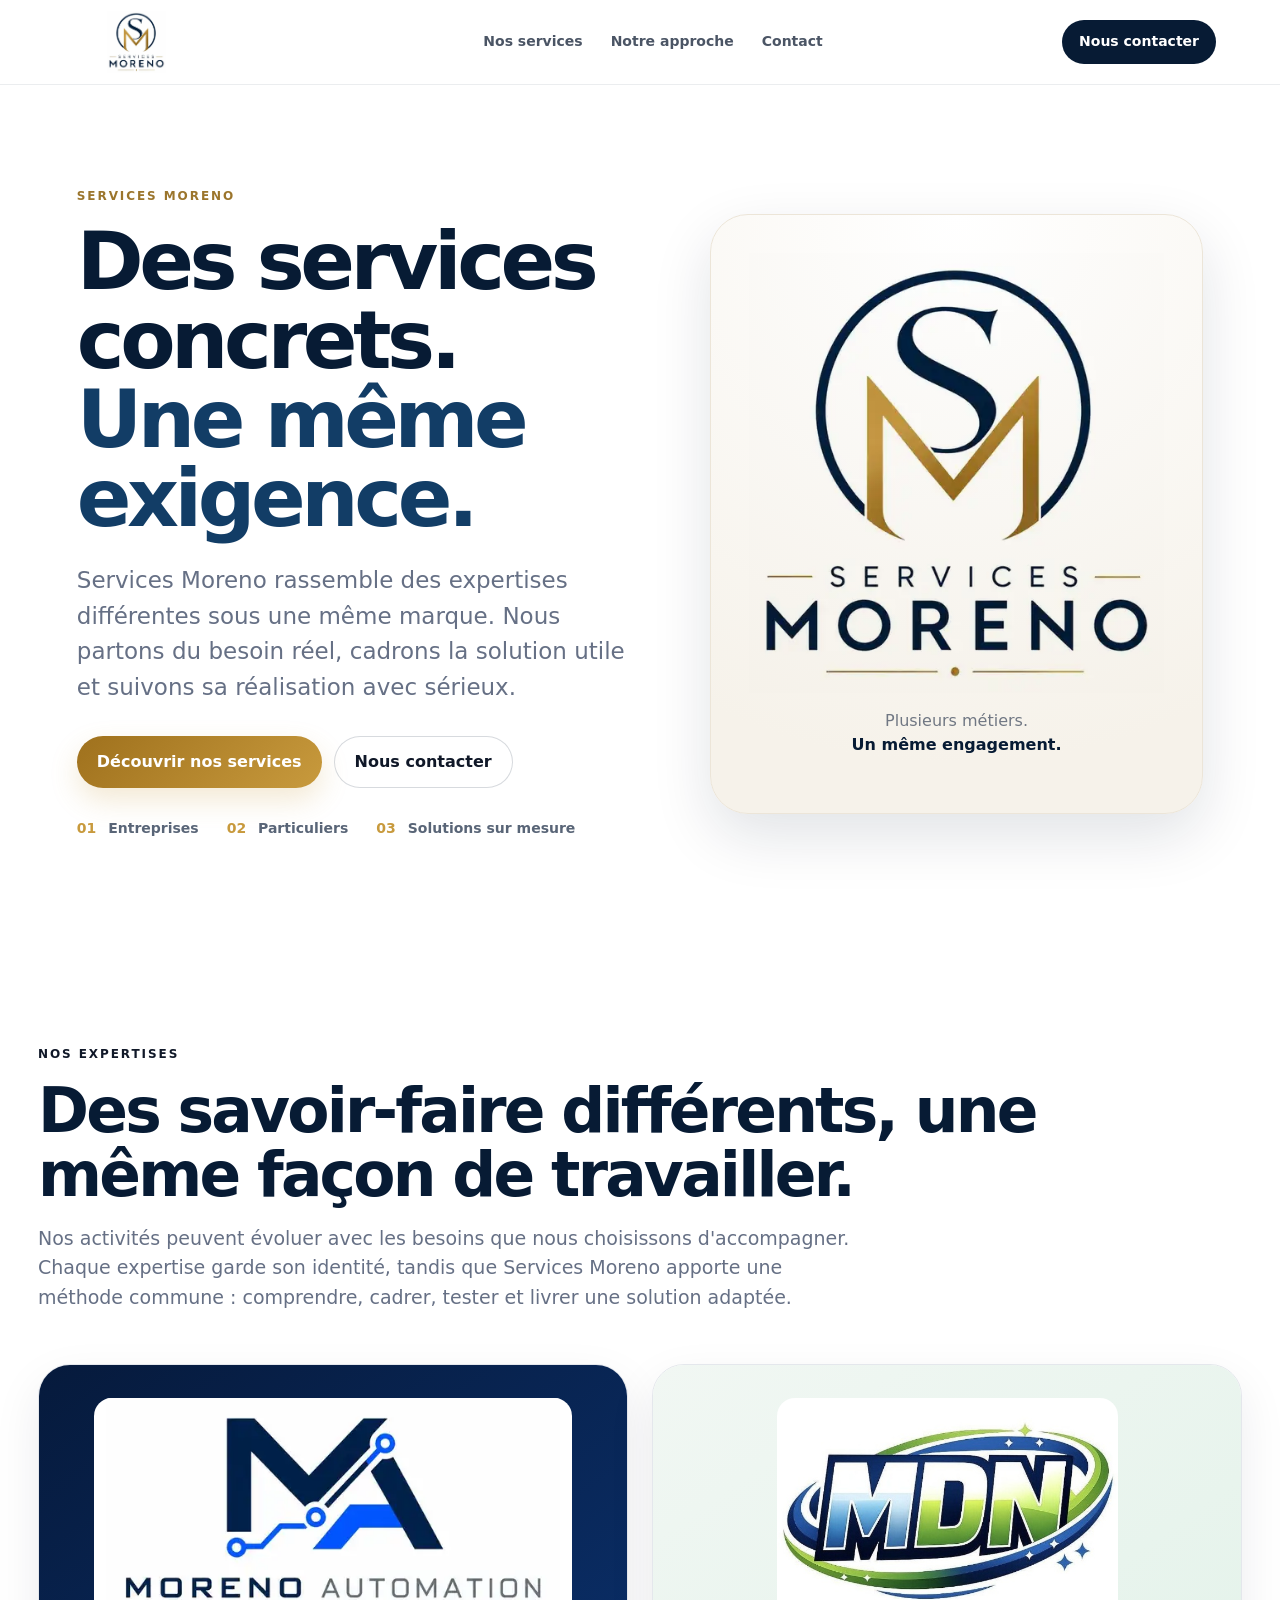
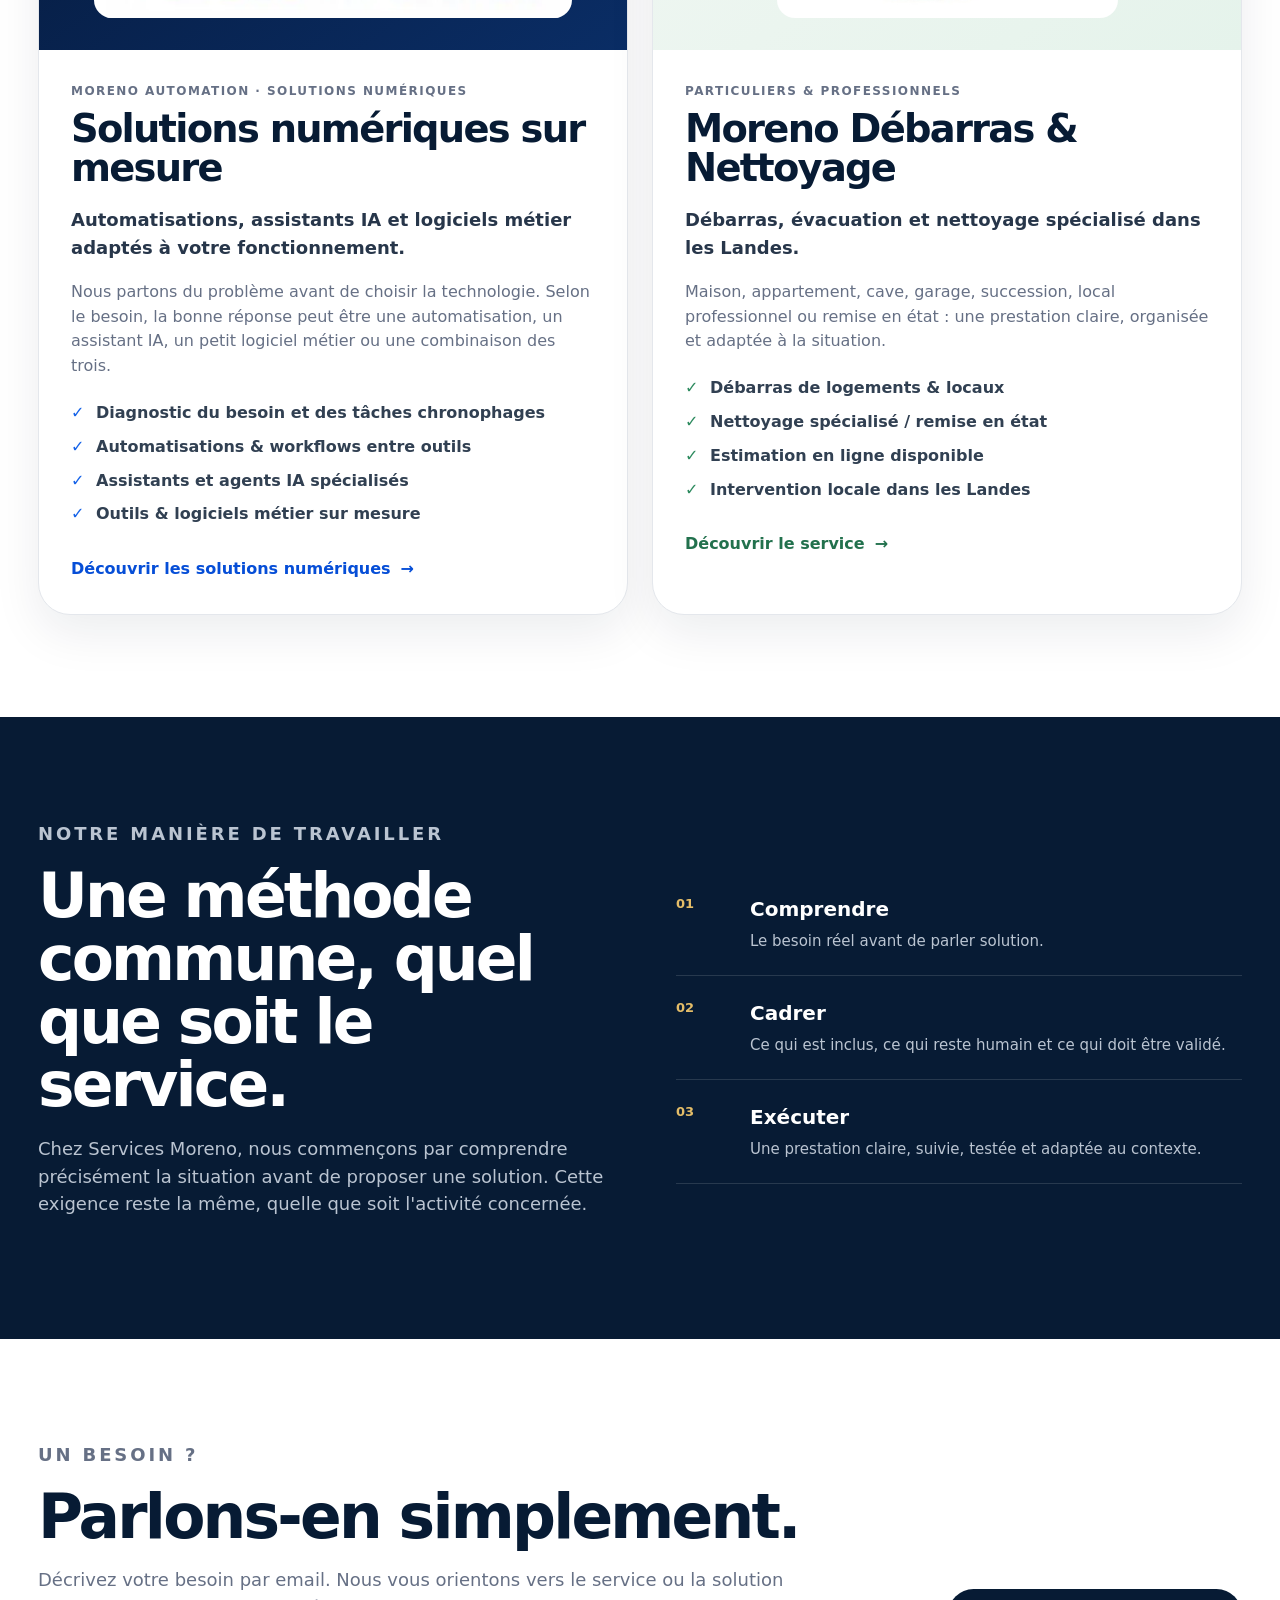
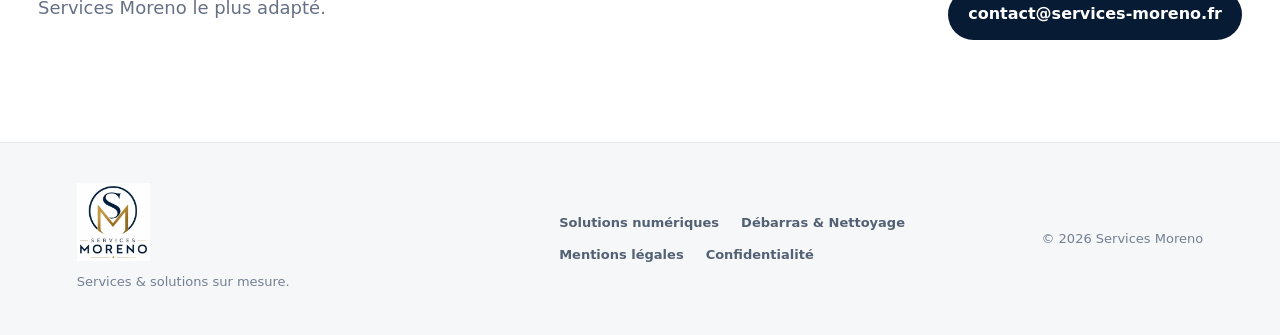
<file: index.html>
<!doctype html>
<html lang="fr">
<head>
  <meta charset="utf-8">
  <meta name="viewport" content="width=device-width, initial-scale=1">
  <title>Services Moreno — Services & solutions sur mesure</title>
  <meta name="description" content="Services Moreno rassemble des services et solutions sur mesure pour particuliers et professionnels : automatisations, assistants IA, logiciels métier, débarras et nettoyage spécialisé.">
  <link rel="canonical" href="https://services-moreno.fr/">
  <meta property="og:title" content="Services Moreno — Plusieurs métiers, un même engagement">
  <meta property="og:description" content="Services Moreno rassemble des expertises et solutions sur mesure pour professionnels et particuliers, sous une marque conçue pour évoluer.">
  <meta property="og:type" content="website">
  <meta property="og:url" content="https://services-moreno.fr/">
  <meta property="og:image" content="https://services-moreno.fr/assets/services-moreno.webp">
  <meta name="theme-color" content="#071b34">
  <link rel="icon" href="assets/services-moreno-favicon.png">
  <link rel="stylesheet" href="brand.css?v=20260812">
</head>
<body class="brand-site">
  <header class="topbar">
    <a class="brand-lockup" href="index.html" aria-label="Services Moreno — Accueil">
      <img src="assets/services-moreno.webp" alt="Services Moreno">
    </a>
    <nav class="topnav" aria-label="Navigation principale">
      <a href="#services">Nos services</a>
      <a href="#approche">Notre approche</a>
      <a href="#contact">Contact</a>
    </nav>
    <a class="nav-cta" href="mailto:contact@services-moreno.fr">Nous contacter</a>
  </header>

  <main>
    <section class="hero-shell home-hero">
      <div class="hero-copy">
        <p class="kicker gold">Services Moreno</p>
        <h1>Des services concrets.<br><span>Une même exigence.</span></h1>
        <p class="hero-lead">Services Moreno rassemble des expertises différentes sous une même marque. Nous partons du besoin réel, cadrons la solution utile et suivons sa réalisation avec sérieux.</p>
        <div class="hero-buttons">
          <a class="button button-gold" href="#services">Découvrir nos services</a>
          <a class="button button-ghost" href="mailto:contact@services-moreno.fr">Nous contacter</a>
        </div>
        <div class="hero-proof">
          <span><b>01</b> Entreprises</span>
          <span><b>02</b> Particuliers</span>
          <span><b>03</b> Solutions sur mesure</span>
        </div>
      </div>
      <div class="hero-visual">
        <div class="logo-panel">
          <img src="assets/services-moreno.webp" alt="Logo Services Moreno">
          <p>Plusieurs métiers.<br><strong>Un même engagement.</strong></p>
        </div>
      </div>
    </section>

    <section class="section-shell intro-strip">
      <p class="section-kicker">Nos expertises</p>
      <h2>Des savoir-faire différents, une même façon de travailler.</h2>
      <p class="section-intro">Nos activités peuvent évoluer avec les besoins que nous choisissons d'accompagner. Chaque expertise garde son identité, tandis que Services Moreno apporte une méthode commune : comprendre, cadrer, tester et livrer une solution adaptée.</p>
    </section>

    <section class="service-grid section-shell" id="services">
      <article class="service-panel automation-card">
        <div class="service-logo automation-logo">
          <img src="assets/moreno-automation.webp" alt="Moreno Automation">
        </div>
        <div class="service-copy">
          <p class="service-label">Moreno Automation · Solutions numériques</p>
          <h2>Solutions numériques sur mesure</h2>
          <p class="service-tagline">Automatisations, assistants IA et logiciels métier adaptés à votre fonctionnement.</p>
          <p>Nous partons du problème avant de choisir la technologie. Selon le besoin, la bonne réponse peut être une automatisation, un assistant IA, un petit logiciel métier ou une combinaison des trois.</p>
          <ul class="feature-list">
            <li>Diagnostic du besoin et des tâches chronophages</li>
            <li>Automatisations & workflows entre outils</li>
            <li>Assistants et agents IA spécialisés</li>
            <li>Outils & logiciels métier sur mesure</li>
          </ul>
          <a class="text-link automation-link" href="automatisation.html">Découvrir les solutions numériques <span>→</span></a>
        </div>
      </article>

      <article class="service-panel field-card">
        <div class="field-mark">
          <img src="assets/logo-mdn.jpg" alt="Moreno Débarras & Nettoyage">
        </div>
        <div class="service-copy">
          <p class="service-label">Particuliers & professionnels</p>
          <h2>Moreno Débarras & Nettoyage</h2>
          <p class="service-tagline">Débarras, évacuation et nettoyage spécialisé dans les Landes.</p>
          <p>Maison, appartement, cave, garage, succession, local professionnel ou remise en état : une prestation claire, organisée et adaptée à la situation.</p>
          <ul class="feature-list">
            <li>Débarras de logements & locaux</li>
            <li>Nettoyage spécialisé / remise en état</li>
            <li>Estimation en ligne disponible</li>
            <li>Intervention locale dans les Landes</li>
          </ul>
          <a class="text-link field-link" href="debarras-nettoyage.html">Découvrir le service <span>→</span></a>
        </div>
      </article>
    </section>

    <section class="dark-band" id="approche">
      <div class="section-shell approach-grid">
        <div>
          <p class="kicker gold">Notre manière de travailler</p>
          <h2>Une méthode commune, quel que soit le service.</h2>
          <p>Chez Services Moreno, nous commençons par comprendre précisément la situation avant de proposer une solution. Cette exigence reste la même, quelle que soit l'activité concernée.</p>
        </div>
        <div class="principles">
          <div class="principle"><span>01</span><div><b>Comprendre</b><p>Le besoin réel avant de parler solution.</p></div></div>
          <div class="principle"><span>02</span><div><b>Cadrer</b><p>Ce qui est inclus, ce qui reste humain et ce qui doit être validé.</p></div></div>
          <div class="principle"><span>03</span><div><b>Exécuter</b><p>Une prestation claire, suivie, testée et adaptée au contexte.</p></div></div>
        </div>
      </div>
    </section>

    <section class="contact-cta section-shell" id="contact">
      <div>
        <p class="section-kicker">Un besoin ?</p>
        <h2>Parlons-en simplement.</h2>
        <p>Décrivez votre besoin par email. Nous vous orientons vers le service ou la solution Services Moreno le plus adapté.</p>
      </div>
      <a class="button button-dark" href="mailto:contact@services-moreno.fr?subject=Demande%20Services%20Moreno">contact@services-moreno.fr</a>
    </section>
  </main>

  <footer class="brand-footer">
    <div class="footer-brand">
      <img src="assets/services-moreno.webp" alt="Services Moreno">
      <p>Services & solutions sur mesure.</p>
    </div>
    <div class="footer-nav">
      <a href="automatisation.html">Solutions numériques</a>
      <a href="debarras-nettoyage.html">Débarras & Nettoyage</a>
      <a href="mentions-legales.html">Mentions légales</a>
      <a href="confidentialite.html">Confidentialité</a>
    </div>
    <p class="copyright">© 2026 Services Moreno</p>
  </footer>
</body>
</html>
</file>
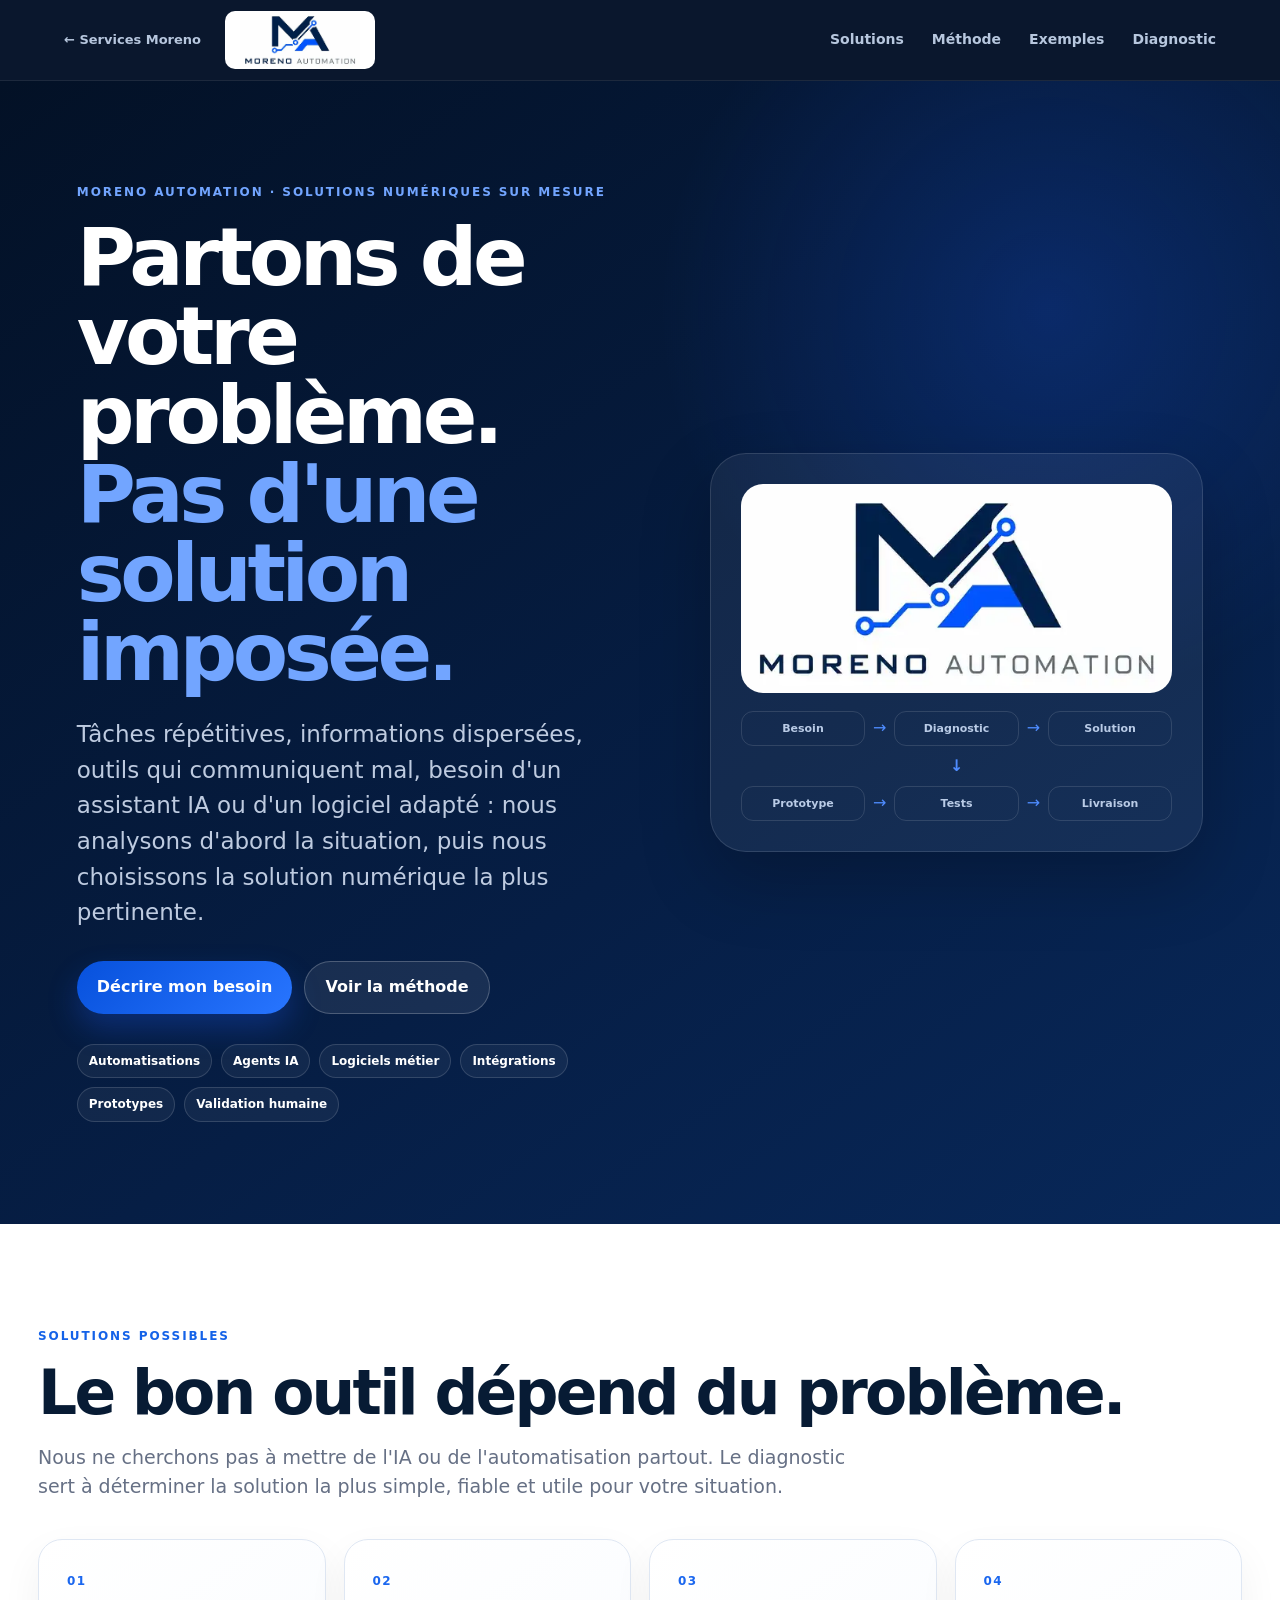
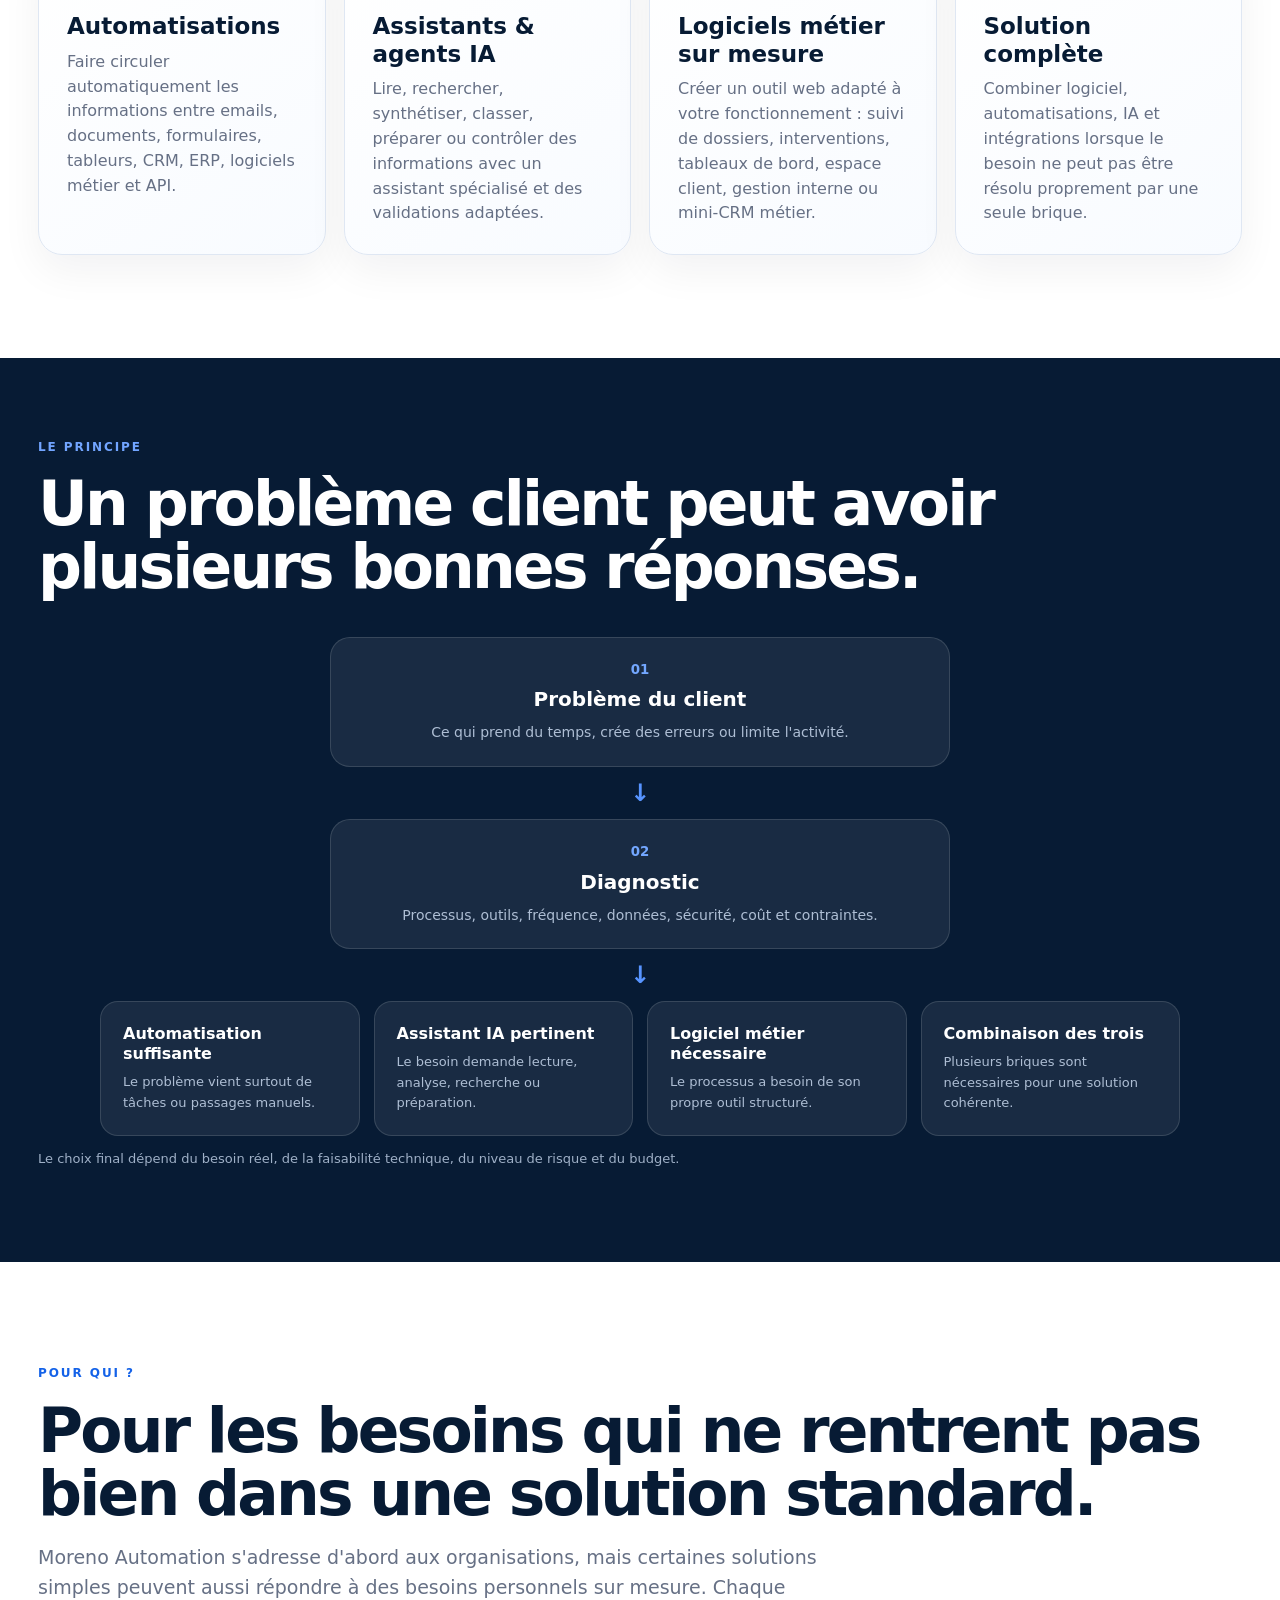
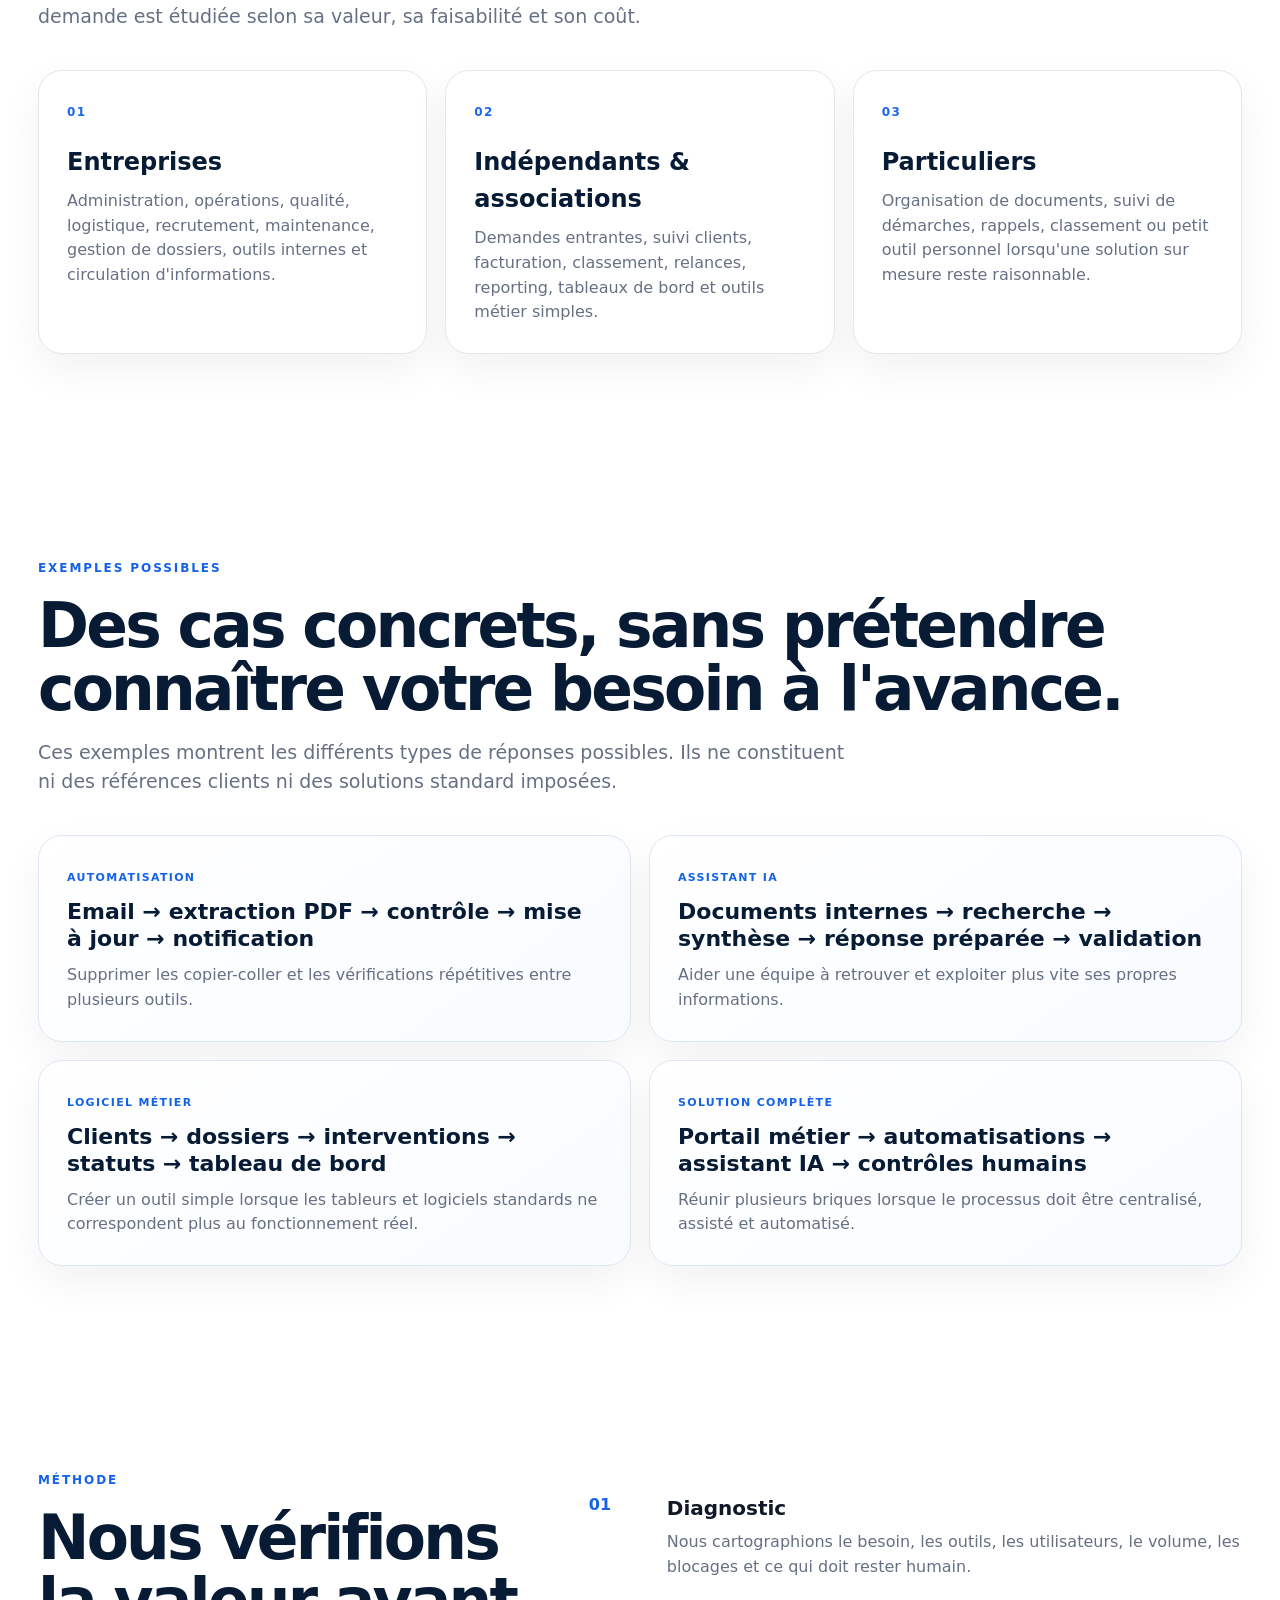
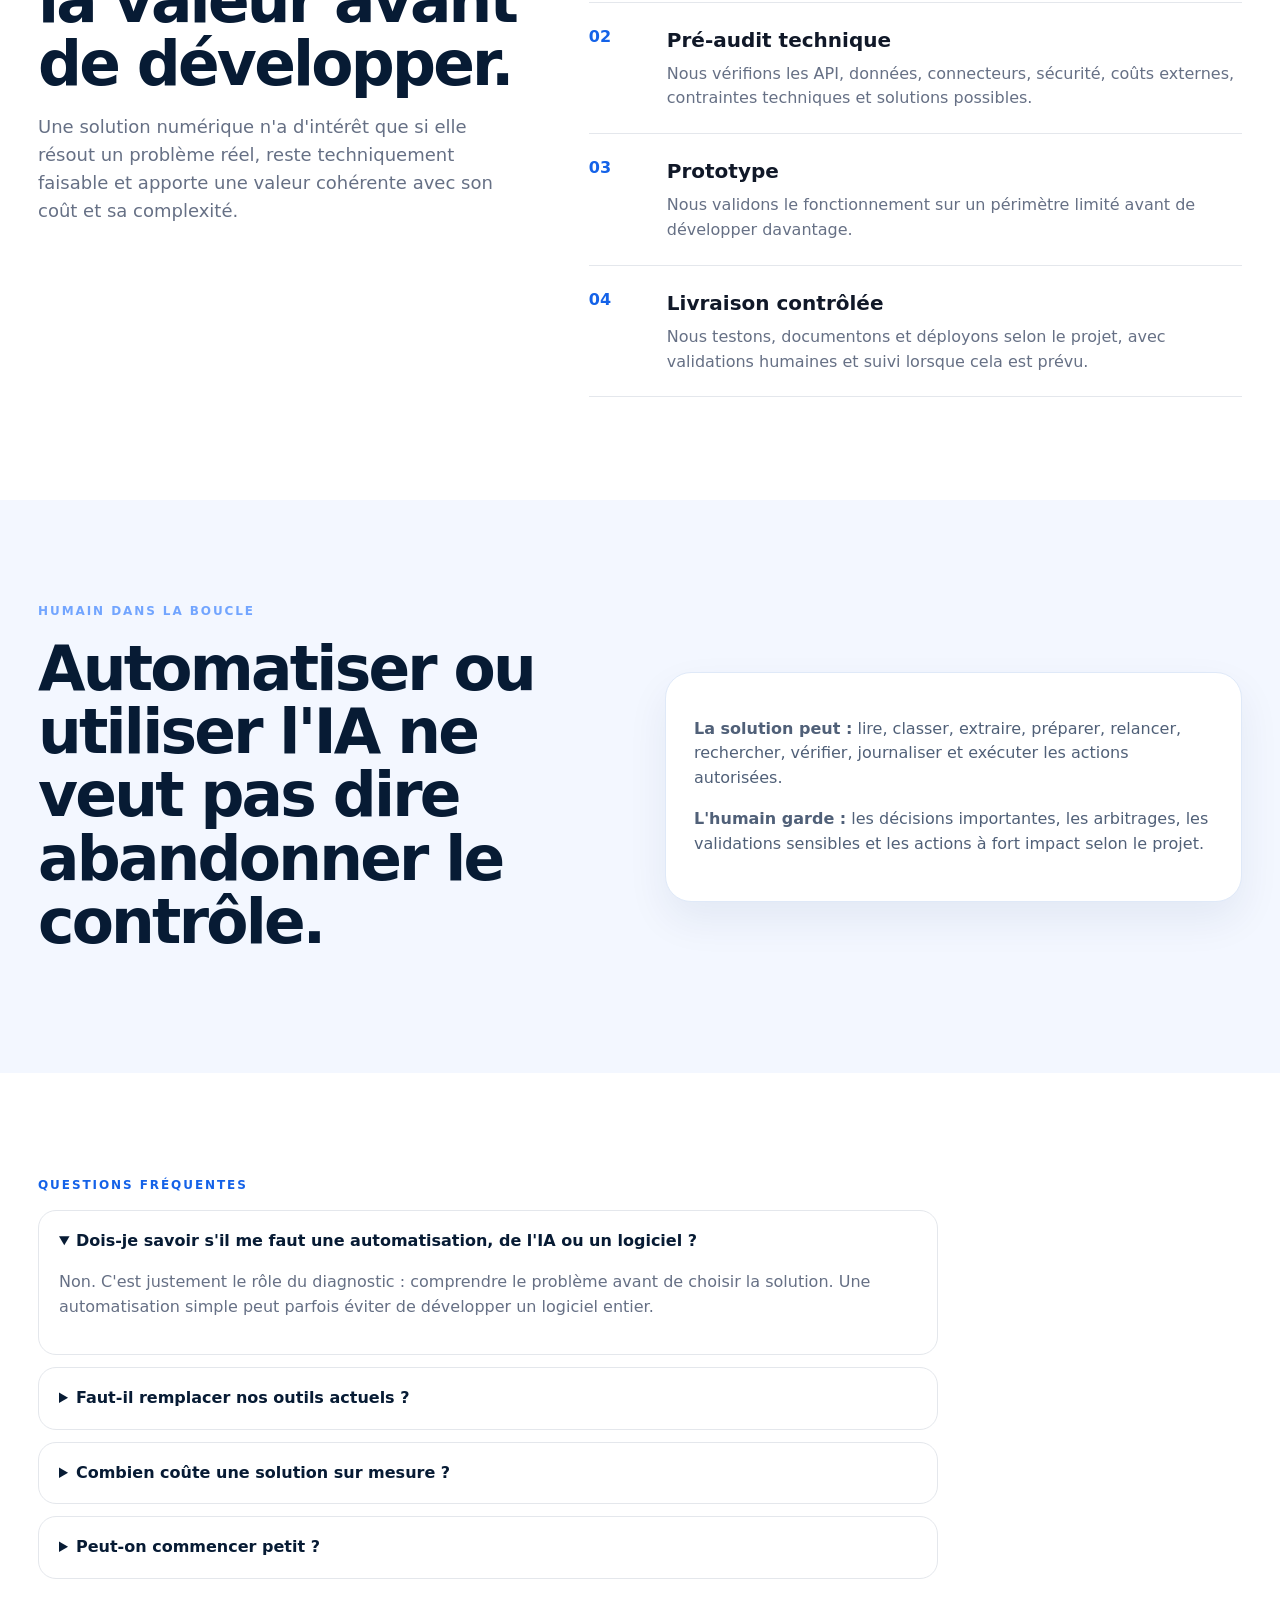
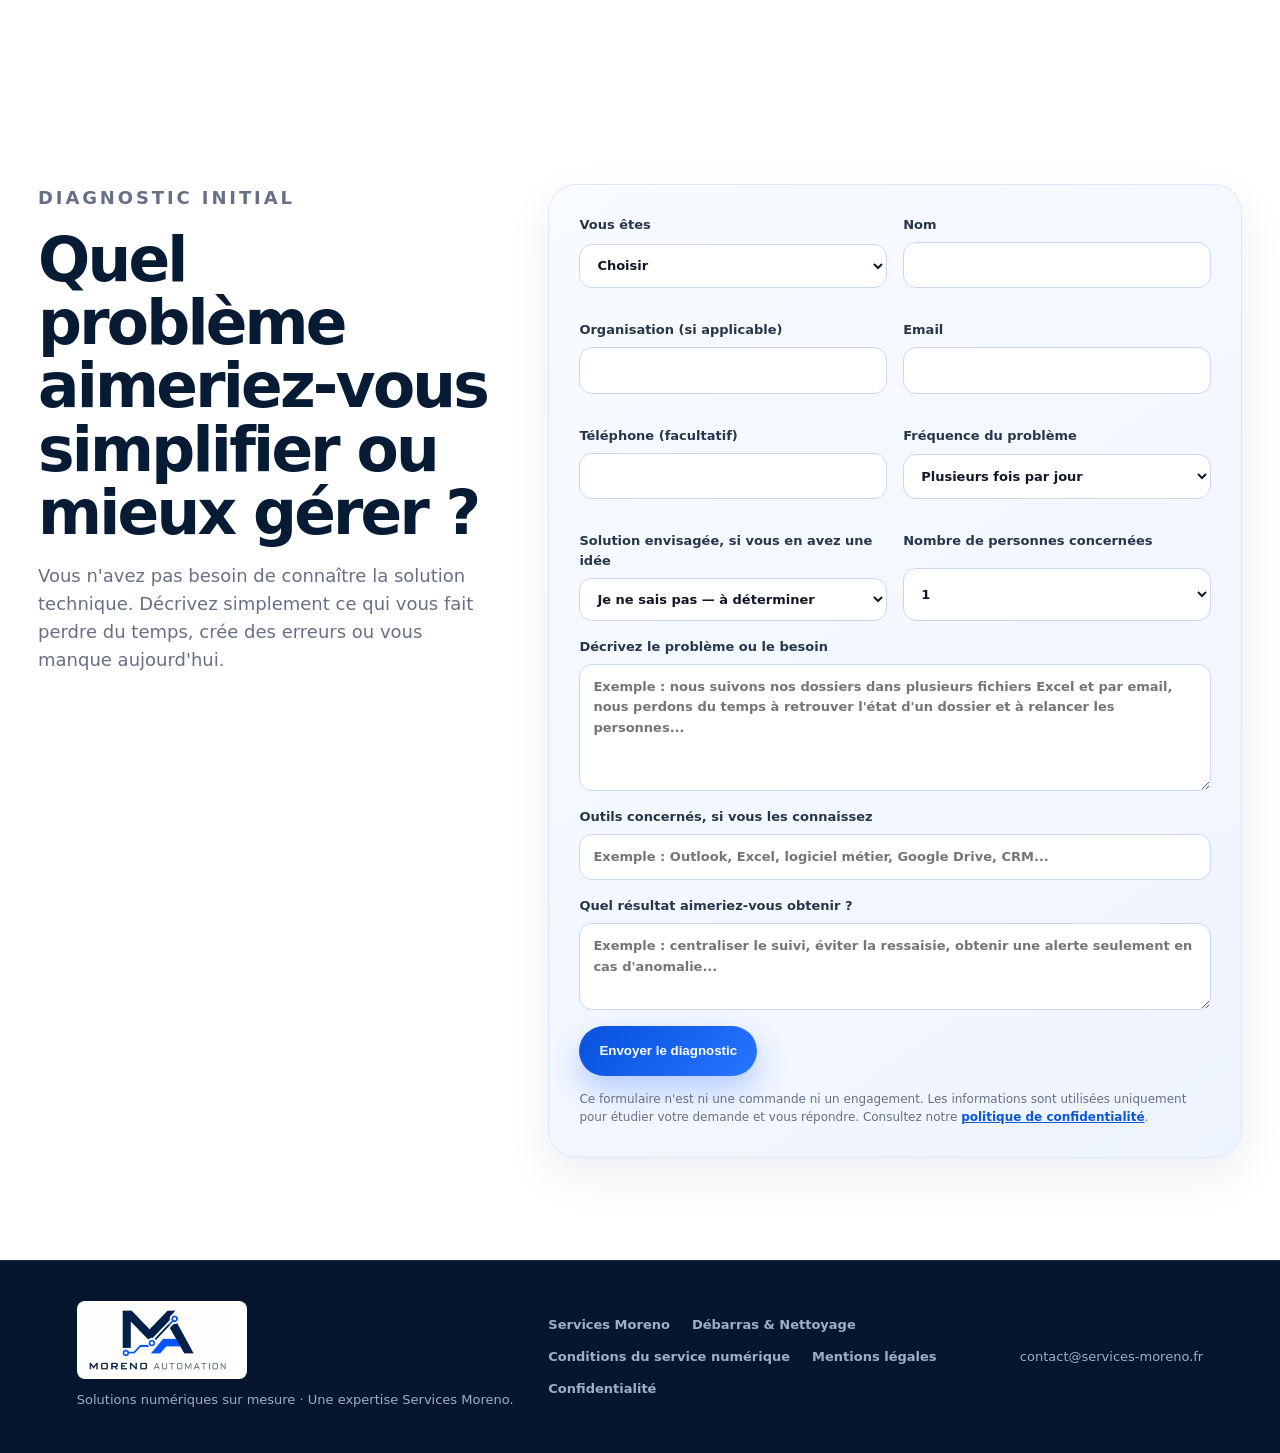
<file: automatisation.html>
<!doctype html>
<html lang="fr">
<head>
  <meta charset="utf-8">
  <meta name="viewport" content="width=device-width, initial-scale=1">
  <title>Moreno Automation — Automatisations, agents IA & logiciels métier</title>
  <meta name="description" content="Moreno Automation conçoit des solutions numériques sur mesure : automatisations, assistants et agents IA, logiciels métier, intégrations et prototypes pour professionnels et particuliers.">
  <link rel="canonical" href="https://services-moreno.fr/automatisation.html">
  <meta property="og:title" content="Moreno Automation — Solutions numériques sur mesure">
  <meta property="og:description" content="Partir du problème pour choisir la bonne réponse : automatisation, assistant IA, logiciel métier ou combinaison des trois.">
  <meta property="og:type" content="website">
  <meta property="og:url" content="https://services-moreno.fr/automatisation.html">
  <meta property="og:image" content="https://services-moreno.fr/assets/moreno-automation.webp">
  <meta name="theme-color" content="#061d42">
  <link rel="icon" href="assets/services-moreno-favicon.png">
  <link rel="stylesheet" href="brand.css?v=20260812">
  <link rel="stylesheet" href="automation.css?v=20260813-v4">
</head>
<body class="automation-site">
  <header class="topbar automation-topbar">
    <a class="mini-parent" href="index.html">← Services Moreno</a>
    <a class="automation-brand" href="#top" aria-label="Moreno Automation — Accueil">
      <img src="assets/moreno-automation.webp" alt="Moreno Automation">
    </a>
    <nav class="topnav" aria-label="Navigation Moreno Automation">
      <a href="#solutions">Solutions</a>
      <a href="#methode">Méthode</a>
      <a href="#exemples">Exemples</a>
      <a href="#diagnostic">Diagnostic</a>
    </nav>
  </header>

  <main id="top">
    <section class="hero-shell automation-hero">
      <div class="hero-copy">
        <p class="kicker electric">Moreno Automation · Solutions numériques sur mesure</p>
        <h1>Partons de votre problème.<br><span>Pas d'une solution imposée.</span></h1>
        <p class="hero-lead">Tâches répétitives, informations dispersées, outils qui communiquent mal, besoin d'un assistant IA ou d'un logiciel adapté : nous analysons d'abord la situation, puis nous choisissons la solution numérique la plus pertinente.</p>
        <div class="hero-buttons">
          <a class="button button-electric" href="#diagnostic">Décrire mon besoin</a>
          <a class="button button-ghost" href="#methode">Voir la méthode</a>
        </div>
        <div class="automation-pills">
          <span>Automatisations</span><span>Agents IA</span><span>Logiciels métier</span><span>Intégrations</span><span>Prototypes</span><span>Validation humaine</span>
        </div>
      </div>
      <div class="hero-visual">
        <div class="automation-logo-panel">
          <img src="assets/moreno-automation.webp" alt="Logo Moreno Automation">
          <div class="flow-preview" aria-label="Exemple de démarche">
            <span>Besoin</span><i>→</i><span>Diagnostic</span><i>→</i><span>Solution</span>
            <b>↓</b>
            <span>Prototype</span><i>→</i><span>Tests</span><i>→</i><span>Livraison</span>
          </div>
        </div>
      </div>
    </section>

    <section class="section-shell" id="solutions">
      <p class="section-kicker electric-text">Solutions possibles</p>
      <h2>Le bon outil dépend du problème.</h2>
      <p class="section-intro">Nous ne cherchons pas à mettre de l'IA ou de l'automatisation partout. Le diagnostic sert à déterminer la solution la plus simple, fiable et utile pour votre situation.</p>
      <div class="solution-grid">
        <article>
          <span class="usecase-number">01</span>
          <h3>Automatisations</h3>
          <p>Faire circuler automatiquement les informations entre emails, documents, formulaires, tableurs, CRM, ERP, logiciels métier et API.</p>
        </article>
        <article>
          <span class="usecase-number">02</span>
          <h3>Assistants & agents IA</h3>
          <p>Lire, rechercher, synthétiser, classer, préparer ou contrôler des informations avec un assistant spécialisé et des validations adaptées.</p>
        </article>
        <article>
          <span class="usecase-number">03</span>
          <h3>Logiciels métier sur mesure</h3>
          <p>Créer un outil web adapté à votre fonctionnement : suivi de dossiers, interventions, tableaux de bord, espace client, gestion interne ou mini-CRM métier.</p>
        </article>
        <article>
          <span class="usecase-number">04</span>
          <h3>Solution complète</h3>
          <p>Combiner logiciel, automatisations, IA et intégrations lorsque le besoin ne peut pas être résolu proprement par une seule brique.</p>
        </article>
      </div>
    </section>

    <section class="workflow-band decision-band">
      <div class="section-shell">
        <p class="kicker electric">Le principe</p>
        <h2>Un problème client peut avoir plusieurs bonnes réponses.</h2>
        <div class="decision-flow">
          <div class="decision-step"><small>01</small><b>Problème du client</b><p>Ce qui prend du temps, crée des erreurs ou limite l'activité.</p></div>
          <span class="decision-arrow">↓</span>
          <div class="decision-step"><small>02</small><b>Diagnostic</b><p>Processus, outils, fréquence, données, sécurité, coût et contraintes.</p></div>
          <span class="decision-arrow">↓</span>
          <div class="decision-options" aria-label="Solutions possibles après diagnostic">
            <div><b>Automatisation suffisante</b><p>Le problème vient surtout de tâches ou passages manuels.</p></div>
            <div><b>Assistant IA pertinent</b><p>Le besoin demande lecture, analyse, recherche ou préparation.</p></div>
            <div><b>Logiciel métier nécessaire</b><p>Le processus a besoin de son propre outil structuré.</p></div>
            <div><b>Combinaison des trois</b><p>Plusieurs briques sont nécessaires pour une solution cohérente.</p></div>
          </div>
        </div>
        <p class="workflow-note">Le choix final dépend du besoin réel, de la faisabilité technique, du niveau de risque et du budget.</p>
      </div>
    </section>

    <section class="section-shell audience-section">
      <p class="section-kicker electric-text">Pour qui ?</p>
      <h2>Pour les besoins qui ne rentrent pas bien dans une solution standard.</h2>
      <p class="section-intro">Moreno Automation s'adresse d'abord aux organisations, mais certaines solutions simples peuvent aussi répondre à des besoins personnels sur mesure. Chaque demande est étudiée selon sa valeur, sa faisabilité et son coût.</p>
      <div class="usecase-grid">
        <article>
          <span class="usecase-number">01</span>
          <h3>Entreprises</h3>
          <p>Administration, opérations, qualité, logistique, recrutement, maintenance, gestion de dossiers, outils internes et circulation d'informations.</p>
        </article>
        <article>
          <span class="usecase-number">02</span>
          <h3>Indépendants & associations</h3>
          <p>Demandes entrantes, suivi clients, facturation, classement, relances, reporting, tableaux de bord et outils métier simples.</p>
        </article>
        <article>
          <span class="usecase-number">03</span>
          <h3>Particuliers</h3>
          <p>Organisation de documents, suivi de démarches, rappels, classement ou petit outil personnel lorsqu'une solution sur mesure reste raisonnable.</p>
        </article>
      </div>
    </section>

    <section class="section-shell examples-section" id="exemples">
      <p class="section-kicker electric-text">Exemples possibles</p>
      <h2>Des cas concrets, sans prétendre connaître votre besoin à l'avance.</h2>
      <p class="section-intro">Ces exemples montrent les différents types de réponses possibles. Ils ne constituent ni des références clients ni des solutions standard imposées.</p>
      <div class="example-grid">
        <article>
          <span>Automatisation</span>
          <h3>Email → extraction PDF → contrôle → mise à jour → notification</h3>
          <p>Supprimer les copier-coller et les vérifications répétitives entre plusieurs outils.</p>
        </article>
        <article>
          <span>Assistant IA</span>
          <h3>Documents internes → recherche → synthèse → réponse préparée → validation</h3>
          <p>Aider une équipe à retrouver et exploiter plus vite ses propres informations.</p>
        </article>
        <article>
          <span>Logiciel métier</span>
          <h3>Clients → dossiers → interventions → statuts → tableau de bord</h3>
          <p>Créer un outil simple lorsque les tableurs et logiciels standards ne correspondent plus au fonctionnement réel.</p>
        </article>
        <article>
          <span>Solution complète</span>
          <h3>Portail métier → automatisations → assistant IA → contrôles humains</h3>
          <p>Réunir plusieurs briques lorsque le processus doit être centralisé, assisté et automatisé.</p>
        </article>
      </div>
    </section>

    <section class="section-shell method-section" id="methode">
      <div class="method-intro">
        <p class="section-kicker electric-text">Méthode</p>
        <h2>Nous vérifions la valeur avant de développer.</h2>
        <p>Une solution numérique n'a d'intérêt que si elle résout un problème réel, reste techniquement faisable et apporte une valeur cohérente avec son coût et sa complexité.</p>
      </div>
      <ol class="method-steps">
        <li><span>01</span><div><h3>Diagnostic</h3><p>Nous cartographions le besoin, les outils, les utilisateurs, le volume, les blocages et ce qui doit rester humain.</p></div></li>
        <li><span>02</span><div><h3>Pré-audit technique</h3><p>Nous vérifions les API, données, connecteurs, sécurité, coûts externes, contraintes techniques et solutions possibles.</p></div></li>
        <li><span>03</span><div><h3>Prototype</h3><p>Nous validons le fonctionnement sur un périmètre limité avant de développer davantage.</p></div></li>
        <li><span>04</span><div><h3>Livraison contrôlée</h3><p>Nous testons, documentons et déployons selon le projet, avec validations humaines et suivi lorsque cela est prévu.</p></div></li>
      </ol>
    </section>

    <section class="control-section">
      <div class="section-shell control-grid">
        <div>
          <p class="kicker electric">Humain dans la boucle</p>
          <h2>Automatiser ou utiliser l'IA ne veut pas dire abandonner le contrôle.</h2>
        </div>
        <div class="control-card">
          <p><b>La solution peut :</b> lire, classer, extraire, préparer, relancer, rechercher, vérifier, journaliser et exécuter les actions autorisées.</p>
          <p><b>L'humain garde :</b> les décisions importantes, les arbitrages, les validations sensibles et les actions à fort impact selon le projet.</p>
        </div>
      </div>
    </section>

    <section class="faq section-shell">
      <p class="section-kicker electric-text">Questions fréquentes</p>
      <div class="faq-grid">
        <details open>
          <summary>Dois-je savoir s'il me faut une automatisation, de l'IA ou un logiciel ?</summary>
          <p>Non. C'est justement le rôle du diagnostic : comprendre le problème avant de choisir la solution. Une automatisation simple peut parfois éviter de développer un logiciel entier.</p>
        </details>
        <details>
          <summary>Faut-il remplacer nos outils actuels ?</summary>
          <p>Pas nécessairement. Nous cherchons d'abord à réutiliser les outils déjà en place lorsqu'ils sont adaptés et connectables de manière fiable.</p>
        </details>
        <details>
          <summary>Combien coûte une solution sur mesure ?</summary>
          <p>Le coût dépend du périmètre, des intégrations, des API, des règles métier, des volumes, de la sécurité, des tests et du niveau de maintenance. Un prix ferme n'est proposé qu'après qualification suffisante du besoin.</p>
        </details>
        <details>
          <summary>Peut-on commencer petit ?</summary>
          <p>Oui. Un prototype ou un premier module peut se concentrer sur le problème principal, puis évoluer uniquement si la valeur est démontrée.</p>
        </details>
      </div>
    </section>

    <section class="diagnostic-section section-shell" id="diagnostic">
      <div class="diagnostic-heading">
        <p class="section-kicker electric-text">Diagnostic initial</p>
        <h2>Quel problème aimeriez-vous simplifier ou mieux gérer ?</h2>
        <p>Vous n'avez pas besoin de connaître la solution technique. Décrivez simplement ce qui vous fait perdre du temps, crée des erreurs ou vous manque aujourd'hui.</p>
      </div>

      <form class="diagnostic-form" action="https://formspree.io/f/xbdvnjjd" method="POST">
        <div class="diagnostic-grid">
          <label>Vous êtes
            <select name="profil" required>
              <option value="">Choisir</option>
              <option>Entreprise</option>
              <option>Indépendant / micro-entreprise</option>
              <option>Association</option>
              <option>Particulier</option>
              <option>Autre</option>
            </select>
          </label>
          <label>Nom
            <input type="text" name="nom" autocomplete="name" required>
          </label>
          <label>Organisation (si applicable)
            <input type="text" name="organisation" autocomplete="organization">
          </label>
          <label>Email
            <input type="email" name="email" autocomplete="email" required>
          </label>
          <label>Téléphone (facultatif)
            <input type="tel" name="telephone" autocomplete="tel">
          </label>
          <label>Fréquence du problème
            <select name="frequence">
              <option>Plusieurs fois par jour</option>
              <option>Chaque jour</option>
              <option>Chaque semaine</option>
              <option>Chaque mois</option>
              <option>Occasionnellement</option>
              <option>Je ne sais pas</option>
            </select>
          </label>
          <label>Solution envisagée, si vous en avez une idée
            <select name="type_solution">
              <option>Je ne sais pas — à déterminer</option>
              <option>Automatisation / workflow</option>
              <option>Assistant ou agent IA</option>
              <option>Logiciel métier / application web</option>
              <option>Combinaison de plusieurs solutions</option>
              <option>Autre</option>
            </select>
          </label>
          <label>Nombre de personnes concernées
            <select name="utilisateurs">
              <option>1</option>
              <option>2 à 5</option>
              <option>6 à 20</option>
              <option>Plus de 20</option>
              <option>Je ne sais pas</option>
            </select>
          </label>
        </div>

        <label>Décrivez le problème ou le besoin
          <textarea name="besoin" rows="5" required placeholder="Exemple : nous suivons nos dossiers dans plusieurs fichiers Excel et par email, nous perdons du temps à retrouver l'état d'un dossier et à relancer les personnes..."></textarea>
        </label>
        <label>Outils concernés, si vous les connaissez
          <input type="text" name="outils" placeholder="Exemple : Outlook, Excel, logiciel métier, Google Drive, CRM...">
        </label>
        <label>Quel résultat aimeriez-vous obtenir ?
          <textarea name="resultat_attendu" rows="3" placeholder="Exemple : centraliser le suivi, éviter la ressaisie, obtenir une alerte seulement en cas d'anomalie..."></textarea>
        </label>

        <input type="hidden" name="_subject" value="Nouveau diagnostic Solutions numériques — Services Moreno">
        <button class="button button-electric diagnostic-submit" type="submit">Envoyer le diagnostic</button>
        <p class="diagnostic-note">Ce formulaire n'est ni une commande ni un engagement. Les informations sont utilisées uniquement pour étudier votre demande et vous répondre. Consultez notre <a href="confidentialite.html">politique de confidentialité</a>.</p>
      </form>
    </section>
  </main>

  <footer class="brand-footer automation-footer">
    <div class="footer-brand automation-footer-brand">
      <img src="assets/moreno-automation.webp" alt="Moreno Automation">
      <p>Solutions numériques sur mesure · Une expertise Services Moreno.</p>
    </div>
    <div class="footer-nav">
      <a href="index.html">Services Moreno</a>
      <a href="debarras-nettoyage.html">Débarras & Nettoyage</a>
      <a href="cgv-automation.html">Conditions du service numérique</a>
      <a href="mentions-legales.html">Mentions légales</a>
      <a href="confidentialite.html">Confidentialité</a>
    </div>
    <p class="copyright">contact@services-moreno.fr</p>
  </footer>
</body>
</html>
</file>
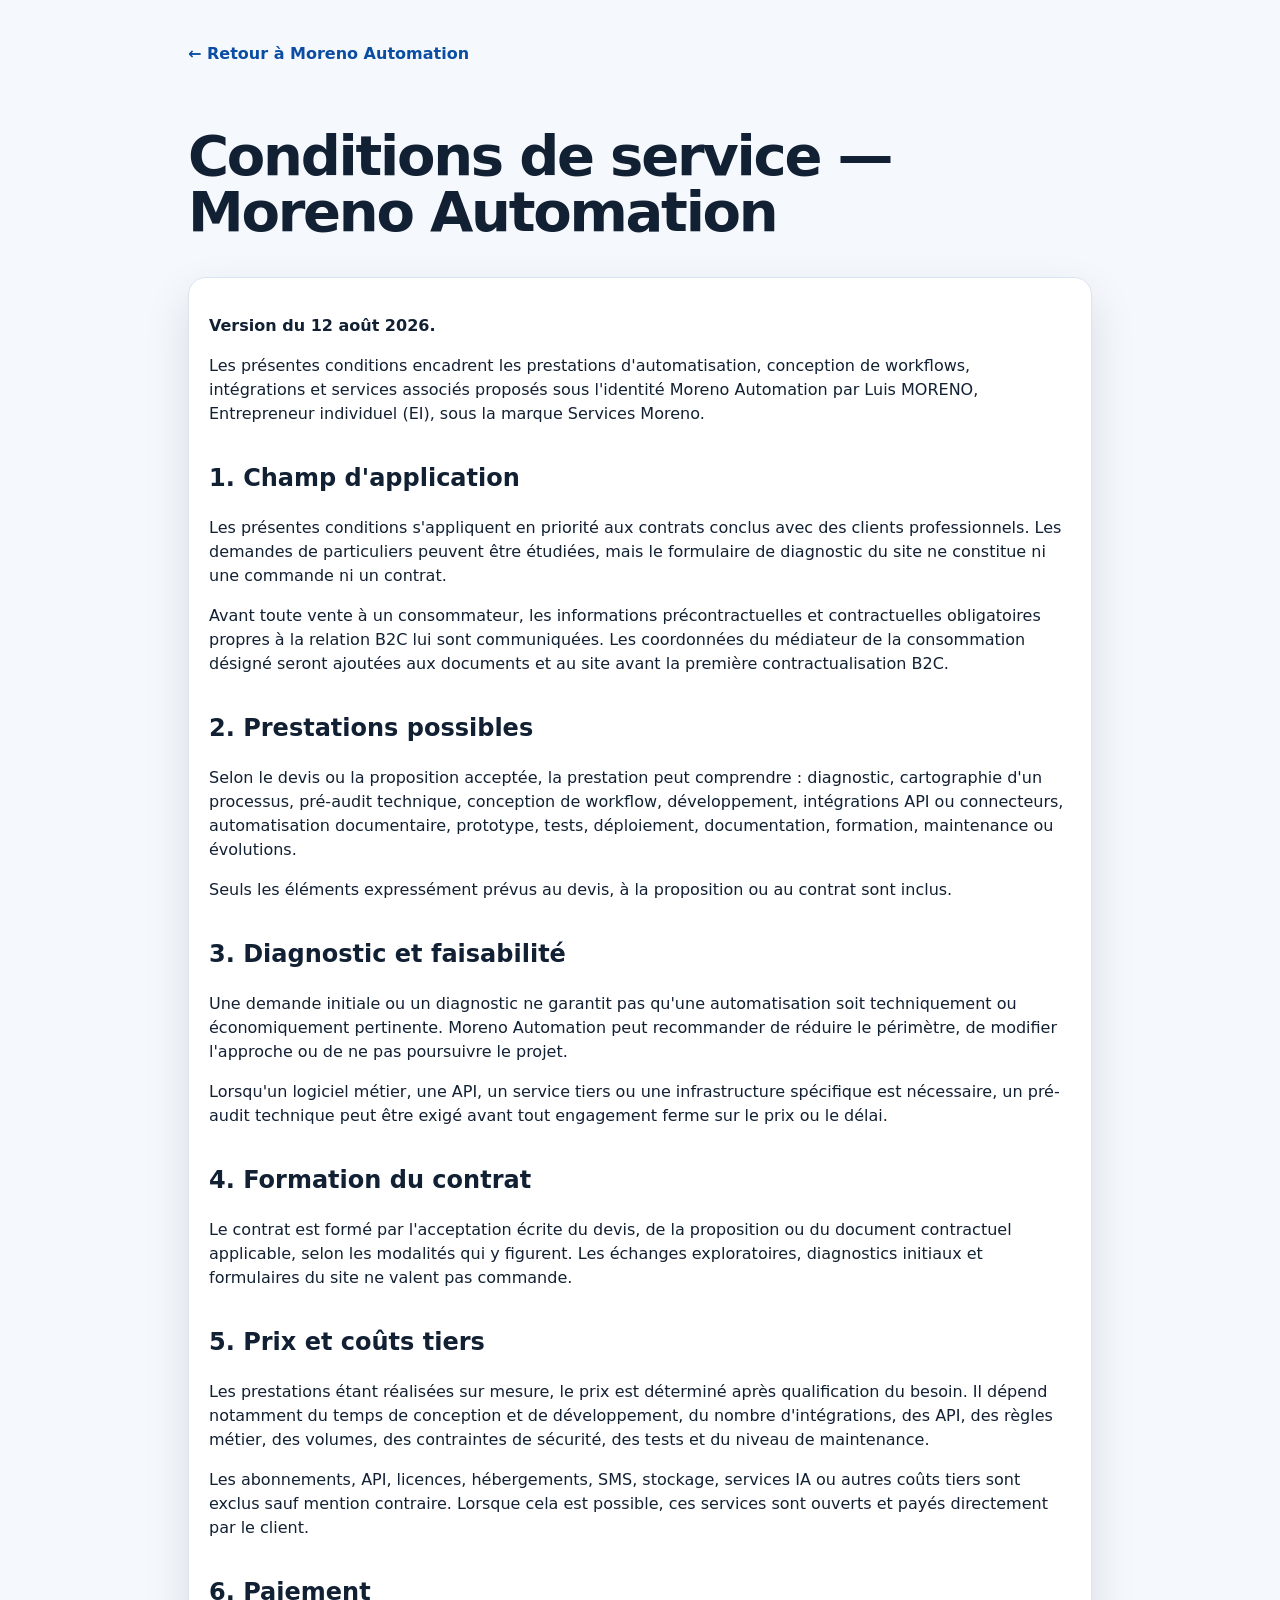
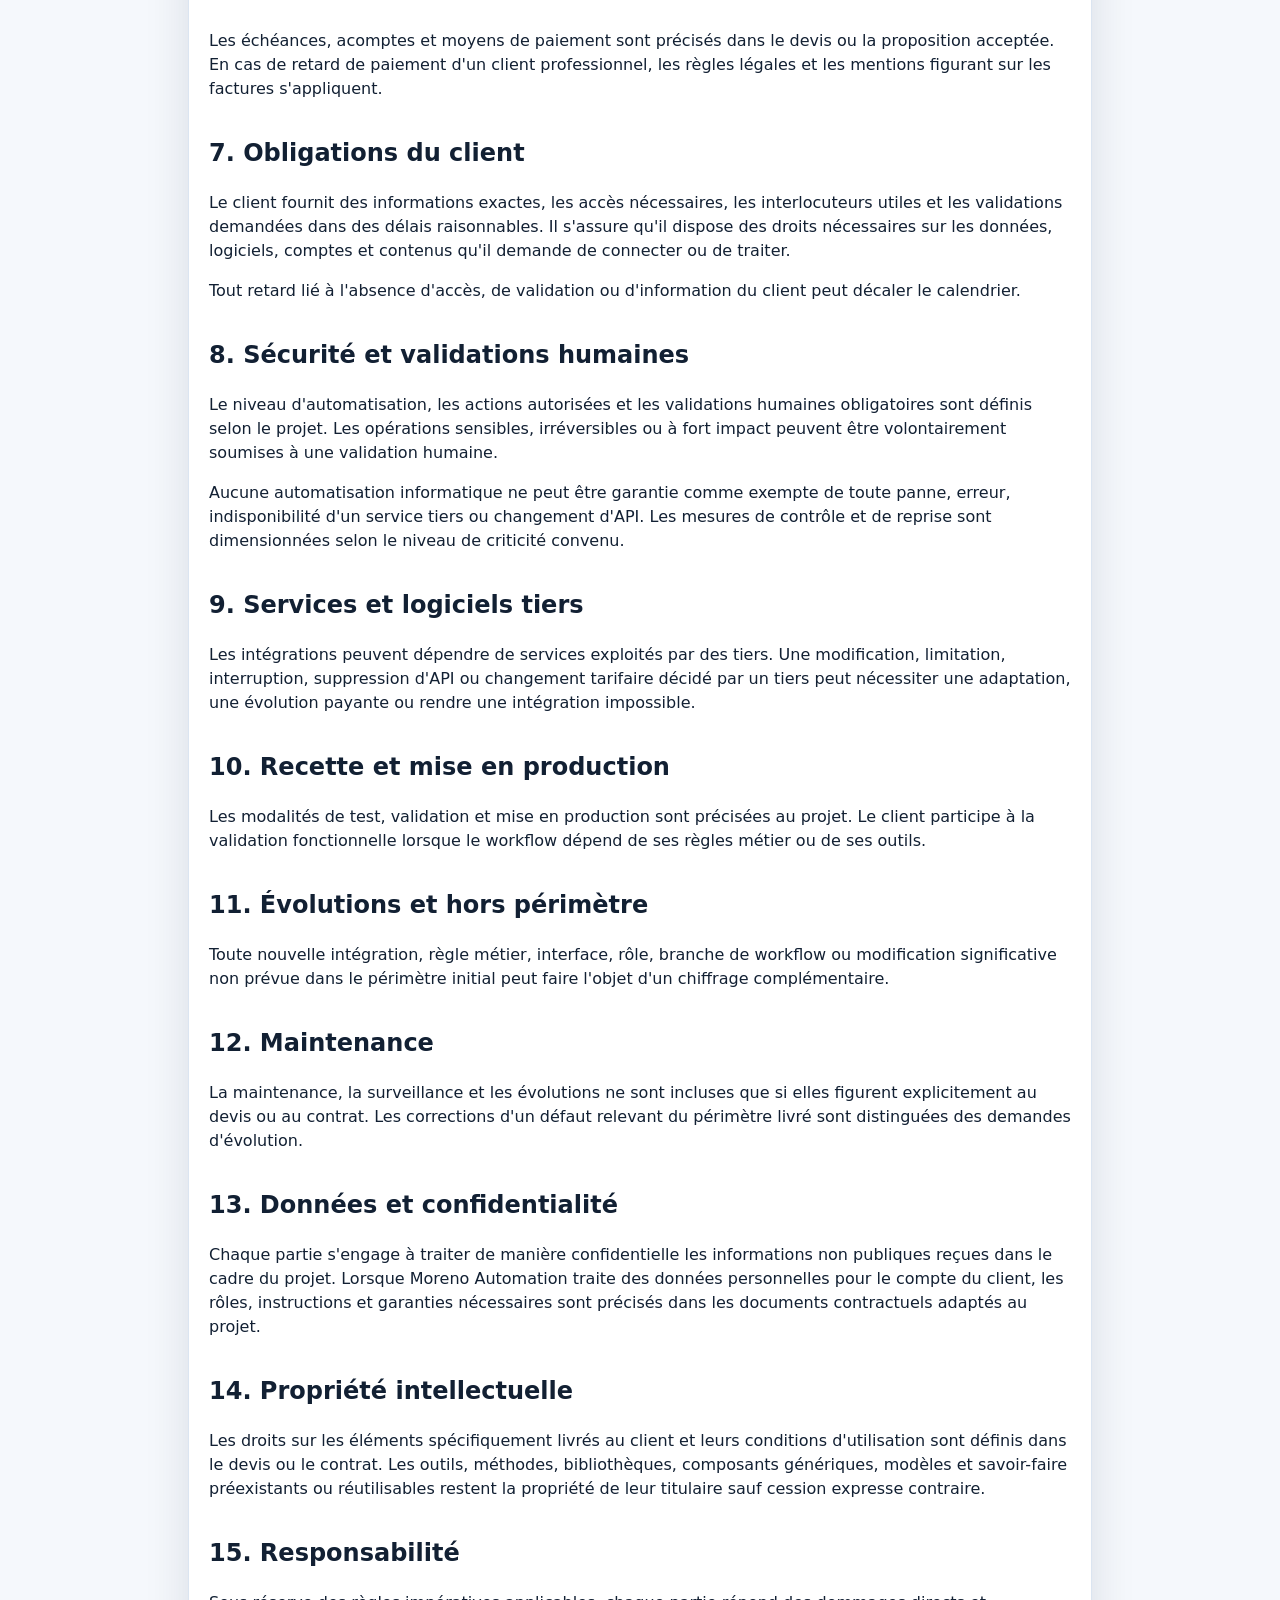
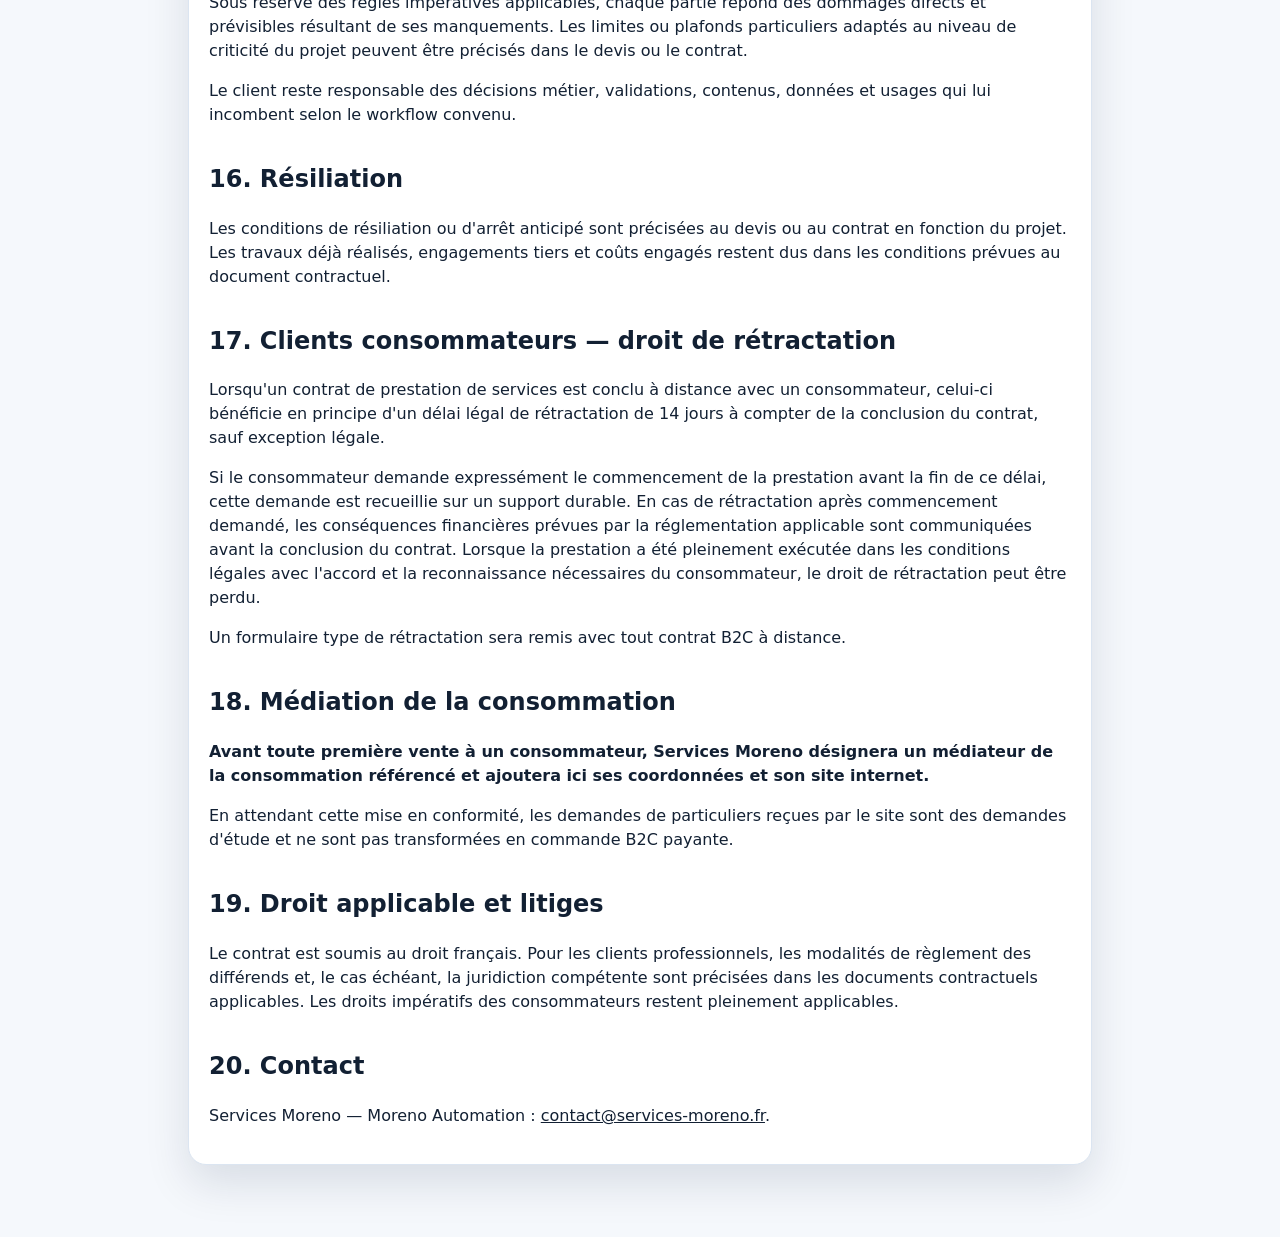
<file: cgv-automation.html>
<!doctype html>
<html lang="fr">
<head>
  <meta charset="utf-8">
  <meta name="viewport" content="width=device-width, initial-scale=1">
  <title>Conditions de service — Moreno Automation</title>
  <meta name="description" content="Conditions applicables aux prestations Moreno Automation proposées par Services Moreno.">
  <link rel="canonical" href="https://services-moreno.fr/cgv-automation.html">
  <link rel="icon" href="assets/services-moreno-favicon.png">
  <link rel="stylesheet" href="style.css?v=20260710-final">
</head>
<body>
  <main class="legal-page">
    <a class="back-link" href="automatisation.html">← Retour à Moreno Automation</a>
    <h1>Conditions de service — Moreno Automation</h1>

    <div class="legal-box">
      <p><strong>Version du 12 août 2026.</strong></p>
      <p>Les présentes conditions encadrent les prestations d'automatisation, conception de workflows, intégrations et services associés proposés sous l'identité Moreno Automation par Luis MORENO, Entrepreneur individuel (EI), sous la marque Services Moreno.</p>

      <h2>1. Champ d'application</h2>
      <p>Les présentes conditions s'appliquent en priorité aux contrats conclus avec des clients professionnels. Les demandes de particuliers peuvent être étudiées, mais le formulaire de diagnostic du site ne constitue ni une commande ni un contrat.</p>
      <p>Avant toute vente à un consommateur, les informations précontractuelles et contractuelles obligatoires propres à la relation B2C lui sont communiquées. Les coordonnées du médiateur de la consommation désigné seront ajoutées aux documents et au site avant la première contractualisation B2C.</p>

      <h2>2. Prestations possibles</h2>
      <p>Selon le devis ou la proposition acceptée, la prestation peut comprendre : diagnostic, cartographie d'un processus, pré-audit technique, conception de workflow, développement, intégrations API ou connecteurs, automatisation documentaire, prototype, tests, déploiement, documentation, formation, maintenance ou évolutions.</p>
      <p>Seuls les éléments expressément prévus au devis, à la proposition ou au contrat sont inclus.</p>

      <h2>3. Diagnostic et faisabilité</h2>
      <p>Une demande initiale ou un diagnostic ne garantit pas qu'une automatisation soit techniquement ou économiquement pertinente. Moreno Automation peut recommander de réduire le périmètre, de modifier l'approche ou de ne pas poursuivre le projet.</p>
      <p>Lorsqu'un logiciel métier, une API, un service tiers ou une infrastructure spécifique est nécessaire, un pré-audit technique peut être exigé avant tout engagement ferme sur le prix ou le délai.</p>

      <h2>4. Formation du contrat</h2>
      <p>Le contrat est formé par l'acceptation écrite du devis, de la proposition ou du document contractuel applicable, selon les modalités qui y figurent. Les échanges exploratoires, diagnostics initiaux et formulaires du site ne valent pas commande.</p>

      <h2>5. Prix et coûts tiers</h2>
      <p>Les prestations étant réalisées sur mesure, le prix est déterminé après qualification du besoin. Il dépend notamment du temps de conception et de développement, du nombre d'intégrations, des API, des règles métier, des volumes, des contraintes de sécurité, des tests et du niveau de maintenance.</p>
      <p>Les abonnements, API, licences, hébergements, SMS, stockage, services IA ou autres coûts tiers sont exclus sauf mention contraire. Lorsque cela est possible, ces services sont ouverts et payés directement par le client.</p>

      <h2>6. Paiement</h2>
      <p>Les échéances, acomptes et moyens de paiement sont précisés dans le devis ou la proposition acceptée. En cas de retard de paiement d'un client professionnel, les règles légales et les mentions figurant sur les factures s'appliquent.</p>

      <h2>7. Obligations du client</h2>
      <p>Le client fournit des informations exactes, les accès nécessaires, les interlocuteurs utiles et les validations demandées dans des délais raisonnables. Il s'assure qu'il dispose des droits nécessaires sur les données, logiciels, comptes et contenus qu'il demande de connecter ou de traiter.</p>
      <p>Tout retard lié à l'absence d'accès, de validation ou d'information du client peut décaler le calendrier.</p>

      <h2>8. Sécurité et validations humaines</h2>
      <p>Le niveau d'automatisation, les actions autorisées et les validations humaines obligatoires sont définis selon le projet. Les opérations sensibles, irréversibles ou à fort impact peuvent être volontairement soumises à une validation humaine.</p>
      <p>Aucune automatisation informatique ne peut être garantie comme exempte de toute panne, erreur, indisponibilité d'un service tiers ou changement d'API. Les mesures de contrôle et de reprise sont dimensionnées selon le niveau de criticité convenu.</p>

      <h2>9. Services et logiciels tiers</h2>
      <p>Les intégrations peuvent dépendre de services exploités par des tiers. Une modification, limitation, interruption, suppression d'API ou changement tarifaire décidé par un tiers peut nécessiter une adaptation, une évolution payante ou rendre une intégration impossible.</p>

      <h2>10. Recette et mise en production</h2>
      <p>Les modalités de test, validation et mise en production sont précisées au projet. Le client participe à la validation fonctionnelle lorsque le workflow dépend de ses règles métier ou de ses outils.</p>

      <h2>11. Évolutions et hors périmètre</h2>
      <p>Toute nouvelle intégration, règle métier, interface, rôle, branche de workflow ou modification significative non prévue dans le périmètre initial peut faire l'objet d'un chiffrage complémentaire.</p>

      <h2>12. Maintenance</h2>
      <p>La maintenance, la surveillance et les évolutions ne sont incluses que si elles figurent explicitement au devis ou au contrat. Les corrections d'un défaut relevant du périmètre livré sont distinguées des demandes d'évolution.</p>

      <h2>13. Données et confidentialité</h2>
      <p>Chaque partie s'engage à traiter de manière confidentielle les informations non publiques reçues dans le cadre du projet. Lorsque Moreno Automation traite des données personnelles pour le compte du client, les rôles, instructions et garanties nécessaires sont précisés dans les documents contractuels adaptés au projet.</p>

      <h2>14. Propriété intellectuelle</h2>
      <p>Les droits sur les éléments spécifiquement livrés au client et leurs conditions d'utilisation sont définis dans le devis ou le contrat. Les outils, méthodes, bibliothèques, composants génériques, modèles et savoir-faire préexistants ou réutilisables restent la propriété de leur titulaire sauf cession expresse contraire.</p>

      <h2>15. Responsabilité</h2>
      <p>Sous réserve des règles impératives applicables, chaque partie répond des dommages directs et prévisibles résultant de ses manquements. Les limites ou plafonds particuliers adaptés au niveau de criticité du projet peuvent être précisés dans le devis ou le contrat.</p>
      <p>Le client reste responsable des décisions métier, validations, contenus, données et usages qui lui incombent selon le workflow convenu.</p>

      <h2>16. Résiliation</h2>
      <p>Les conditions de résiliation ou d'arrêt anticipé sont précisées au devis ou au contrat en fonction du projet. Les travaux déjà réalisés, engagements tiers et coûts engagés restent dus dans les conditions prévues au document contractuel.</p>

      <h2>17. Clients consommateurs — droit de rétractation</h2>
      <p>Lorsqu'un contrat de prestation de services est conclu à distance avec un consommateur, celui-ci bénéficie en principe d'un délai légal de rétractation de 14 jours à compter de la conclusion du contrat, sauf exception légale.</p>
      <p>Si le consommateur demande expressément le commencement de la prestation avant la fin de ce délai, cette demande est recueillie sur un support durable. En cas de rétractation après commencement demandé, les conséquences financières prévues par la réglementation applicable sont communiquées avant la conclusion du contrat. Lorsque la prestation a été pleinement exécutée dans les conditions légales avec l'accord et la reconnaissance nécessaires du consommateur, le droit de rétractation peut être perdu.</p>
      <p>Un formulaire type de rétractation sera remis avec tout contrat B2C à distance.</p>

      <h2>18. Médiation de la consommation</h2>
      <p><strong>Avant toute première vente à un consommateur, Services Moreno désignera un médiateur de la consommation référencé et ajoutera ici ses coordonnées et son site internet.</strong></p>
      <p>En attendant cette mise en conformité, les demandes de particuliers reçues par le site sont des demandes d'étude et ne sont pas transformées en commande B2C payante.</p>

      <h2>19. Droit applicable et litiges</h2>
      <p>Le contrat est soumis au droit français. Pour les clients professionnels, les modalités de règlement des différends et, le cas échéant, la juridiction compétente sont précisées dans les documents contractuels applicables. Les droits impératifs des consommateurs restent pleinement applicables.</p>

      <h2>20. Contact</h2>
      <p>Services Moreno — Moreno Automation : <a href="mailto:contact@services-moreno.fr">contact@services-moreno.fr</a>.</p>
    </div>
  </main>
</body>
</html>
</file>
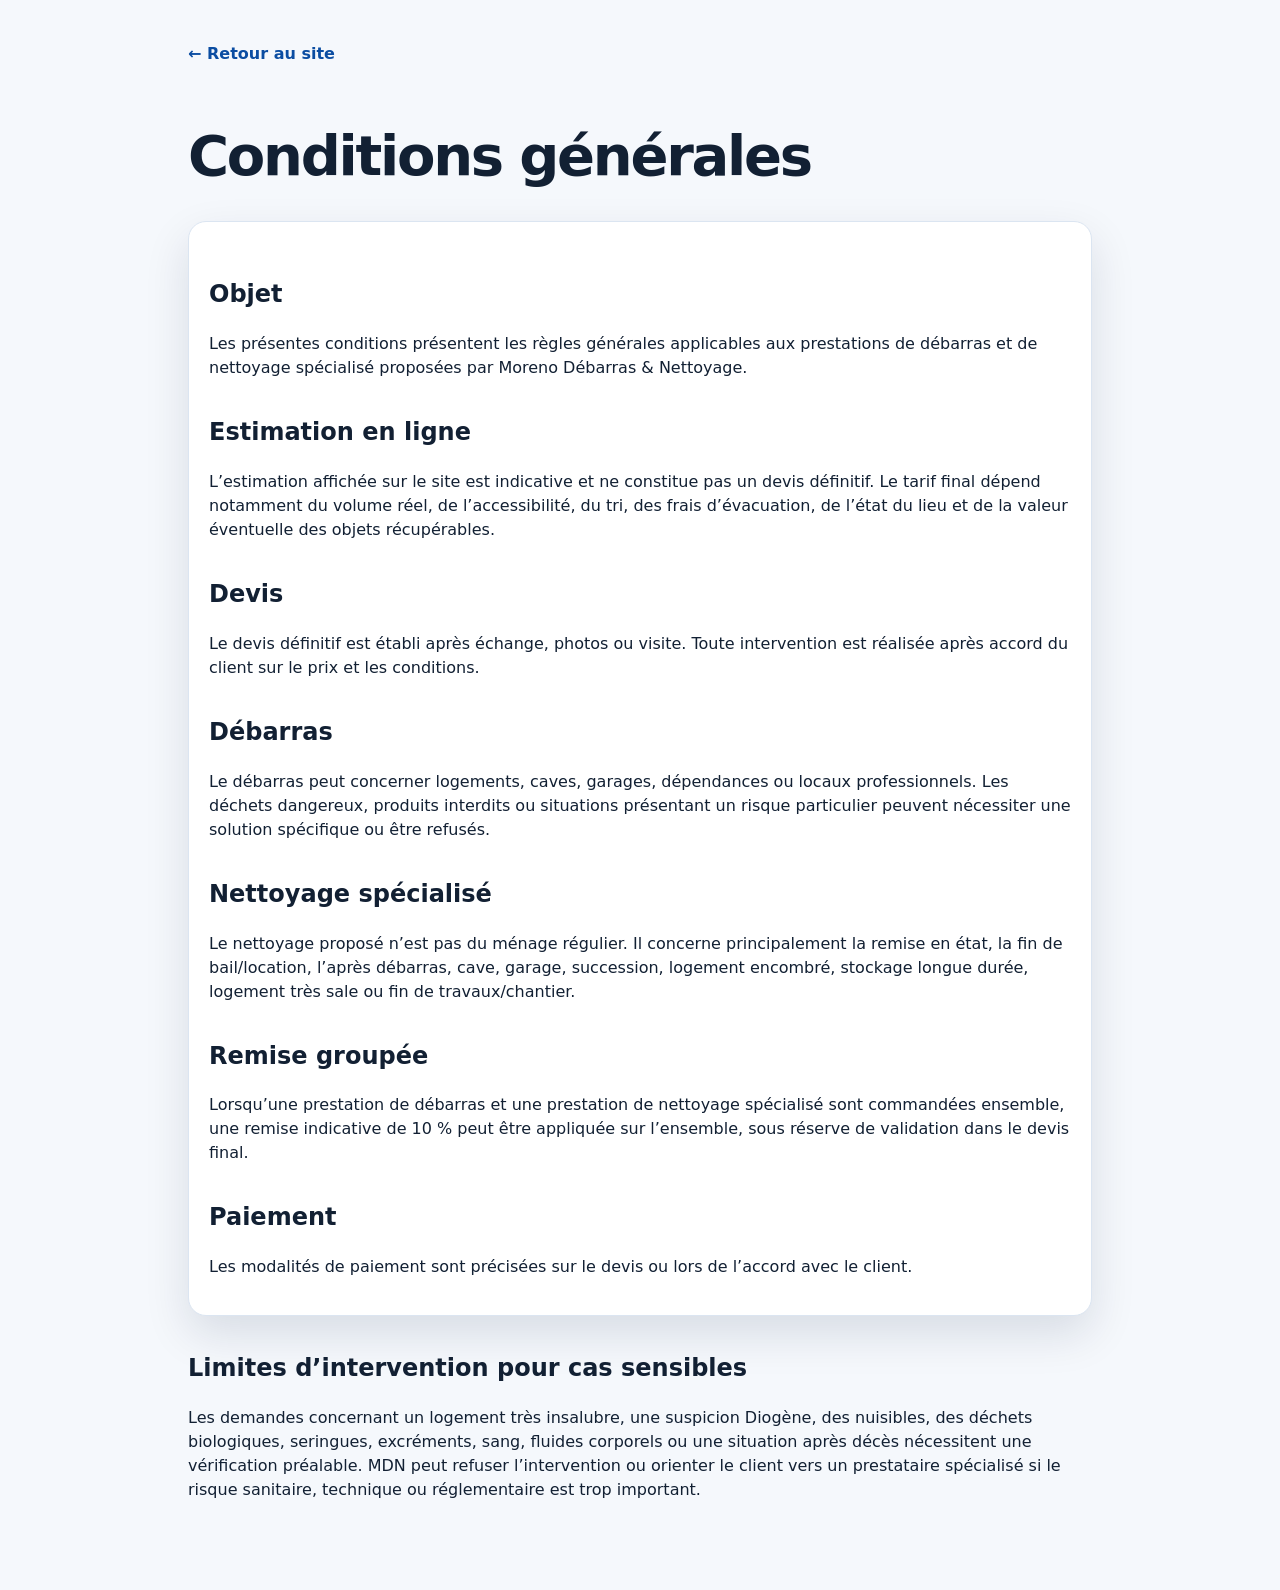
<file: cgv.html>
<!doctype html>
<html lang="fr">
<head>
  <meta charset="utf-8" />
  <meta name="viewport" content="width=device-width, initial-scale=1" />
  <title>Conditions générales — MDN</title>
  <meta name="description" content="Conditions générales du site MDN — Moreno Débarras & Nettoyage." />
  <link rel="canonical" href="https://services-moreno.fr/cgv.html" />
  <link rel="icon" href="assets/favicon.png" />
  <link rel="stylesheet" href="style.css?v=20260710-final" />
</head>
<body>
  <main class="legal-page">
    <a class="back-link" href="index.html">← Retour au site</a>
    <h1>Conditions générales</h1>
    <div class="legal-box">
      <h2>Objet</h2>
      <p>Les présentes conditions présentent les règles générales applicables aux prestations de débarras et de nettoyage spécialisé proposées par Moreno Débarras & Nettoyage.</p>

      <h2>Estimation en ligne</h2>
      <p>L’estimation affichée sur le site est indicative et ne constitue pas un devis définitif. Le tarif final dépend notamment du volume réel, de l’accessibilité, du tri, des frais d’évacuation, de l’état du lieu et de la valeur éventuelle des objets récupérables.</p>

      <h2>Devis</h2>
      <p>Le devis définitif est établi après échange, photos ou visite. Toute intervention est réalisée après accord du client sur le prix et les conditions.</p>

      <h2>Débarras</h2>
      <p>Le débarras peut concerner logements, caves, garages, dépendances ou locaux professionnels. Les déchets dangereux, produits interdits ou situations présentant un risque particulier peuvent nécessiter une solution spécifique ou être refusés.</p>

      <h2>Nettoyage spécialisé</h2>
      <p>Le nettoyage proposé n’est pas du ménage régulier. Il concerne principalement la remise en état, la fin de bail/location, l’après débarras, cave, garage, succession, logement encombré, stockage longue durée, logement très sale ou fin de travaux/chantier.</p>

      <h2>Remise groupée</h2>
      <p>Lorsqu’une prestation de débarras et une prestation de nettoyage spécialisé sont commandées ensemble, une remise indicative de 10 % peut être appliquée sur l’ensemble, sous réserve de validation dans le devis final.</p>

      <h2>Paiement</h2>
      <p>Les modalités de paiement sont précisées sur le devis ou lors de l’accord avec le client.</p>
    </div>
  
    <h2>Limites d’intervention pour cas sensibles</h2>
    <p>Les demandes concernant un logement très insalubre, une suspicion Diogène, des nuisibles, des déchets biologiques, seringues, excréments, sang, fluides corporels ou une situation après décès nécessitent une vérification préalable. MDN peut refuser l’intervention ou orienter le client vers un prestataire spécialisé si le risque sanitaire, technique ou réglementaire est trop important.</p>

  </main>
</body>
</html>
</file>
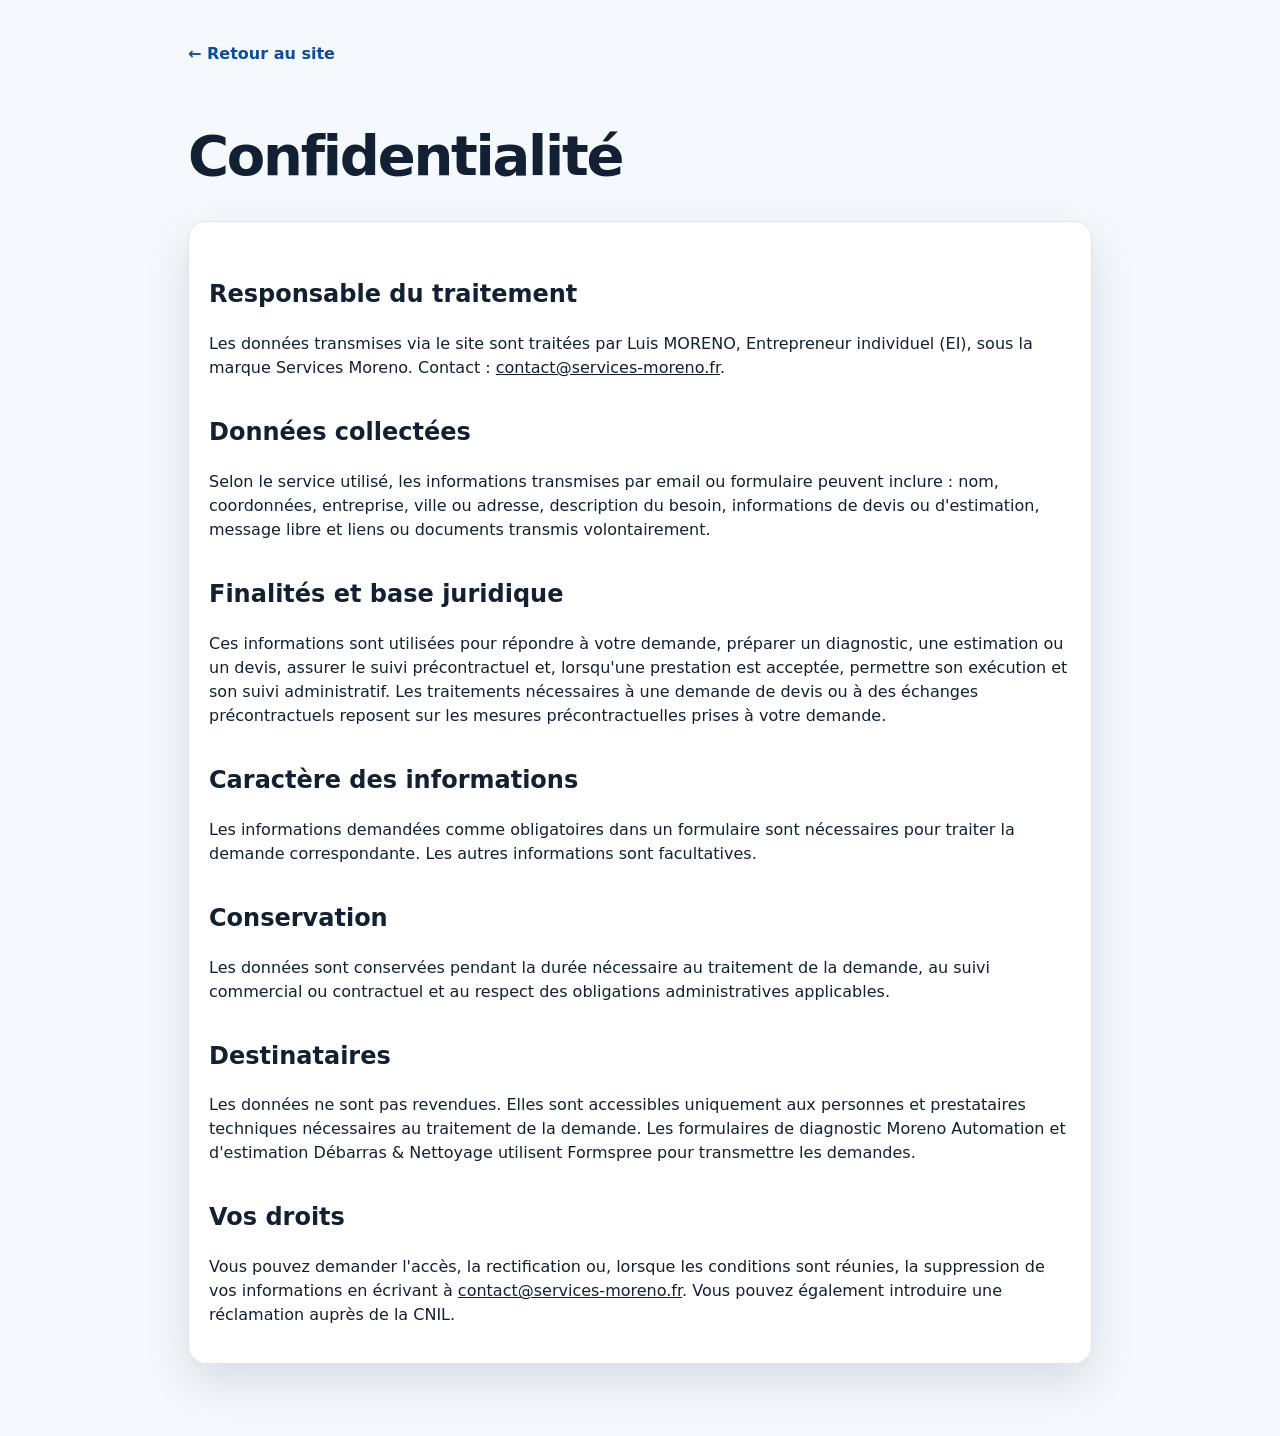
<file: confidentialite.html>
<!doctype html>
<html lang="fr">
<head>
  <meta charset="utf-8" />
  <meta name="viewport" content="width=device-width, initial-scale=1" />
  <title>Confidentialité — Services Moreno</title>
  <meta name="description" content="Politique de confidentialité du site Services Moreno." />
  <link rel="canonical" href="https://services-moreno.fr/confidentialite.html" />
  <link rel="icon" href="assets/services-moreno-favicon.png" />
  <link rel="stylesheet" href="style.css?v=20260710-final" />
</head>
<body>
  <main class="legal-page">
    <a class="back-link" href="index.html">← Retour au site</a>
    <h1>Confidentialité</h1>
    <div class="legal-box">
      <h2>Responsable du traitement</h2>
      <p>Les données transmises via le site sont traitées par Luis MORENO, Entrepreneur individuel (EI), sous la marque Services Moreno. Contact : <a href="mailto:contact@services-moreno.fr">contact@services-moreno.fr</a>.</p>

      <h2>Données collectées</h2>
      <p>Selon le service utilisé, les informations transmises par email ou formulaire peuvent inclure : nom, coordonnées, entreprise, ville ou adresse, description du besoin, informations de devis ou d'estimation, message libre et liens ou documents transmis volontairement.</p>

      <h2>Finalités et base juridique</h2>
      <p>Ces informations sont utilisées pour répondre à votre demande, préparer un diagnostic, une estimation ou un devis, assurer le suivi précontractuel et, lorsqu'une prestation est acceptée, permettre son exécution et son suivi administratif. Les traitements nécessaires à une demande de devis ou à des échanges précontractuels reposent sur les mesures précontractuelles prises à votre demande.</p>

      <h2>Caractère des informations</h2>
      <p>Les informations demandées comme obligatoires dans un formulaire sont nécessaires pour traiter la demande correspondante. Les autres informations sont facultatives.</p>

      <h2>Conservation</h2>
      <p>Les données sont conservées pendant la durée nécessaire au traitement de la demande, au suivi commercial ou contractuel et au respect des obligations administratives applicables.</p>

      <h2>Destinataires</h2>
      <p>Les données ne sont pas revendues. Elles sont accessibles uniquement aux personnes et prestataires techniques nécessaires au traitement de la demande. Les formulaires de diagnostic Moreno Automation et d'estimation Débarras & Nettoyage utilisent Formspree pour transmettre les demandes.</p>

      <h2>Vos droits</h2>
      <p>Vous pouvez demander l'accès, la rectification ou, lorsque les conditions sont réunies, la suppression de vos informations en écrivant à <a href="mailto:contact@services-moreno.fr">contact@services-moreno.fr</a>. Vous pouvez également introduire une réclamation auprès de la CNIL.</p>
    </div>
  </main>
</body>
</html>
</file>
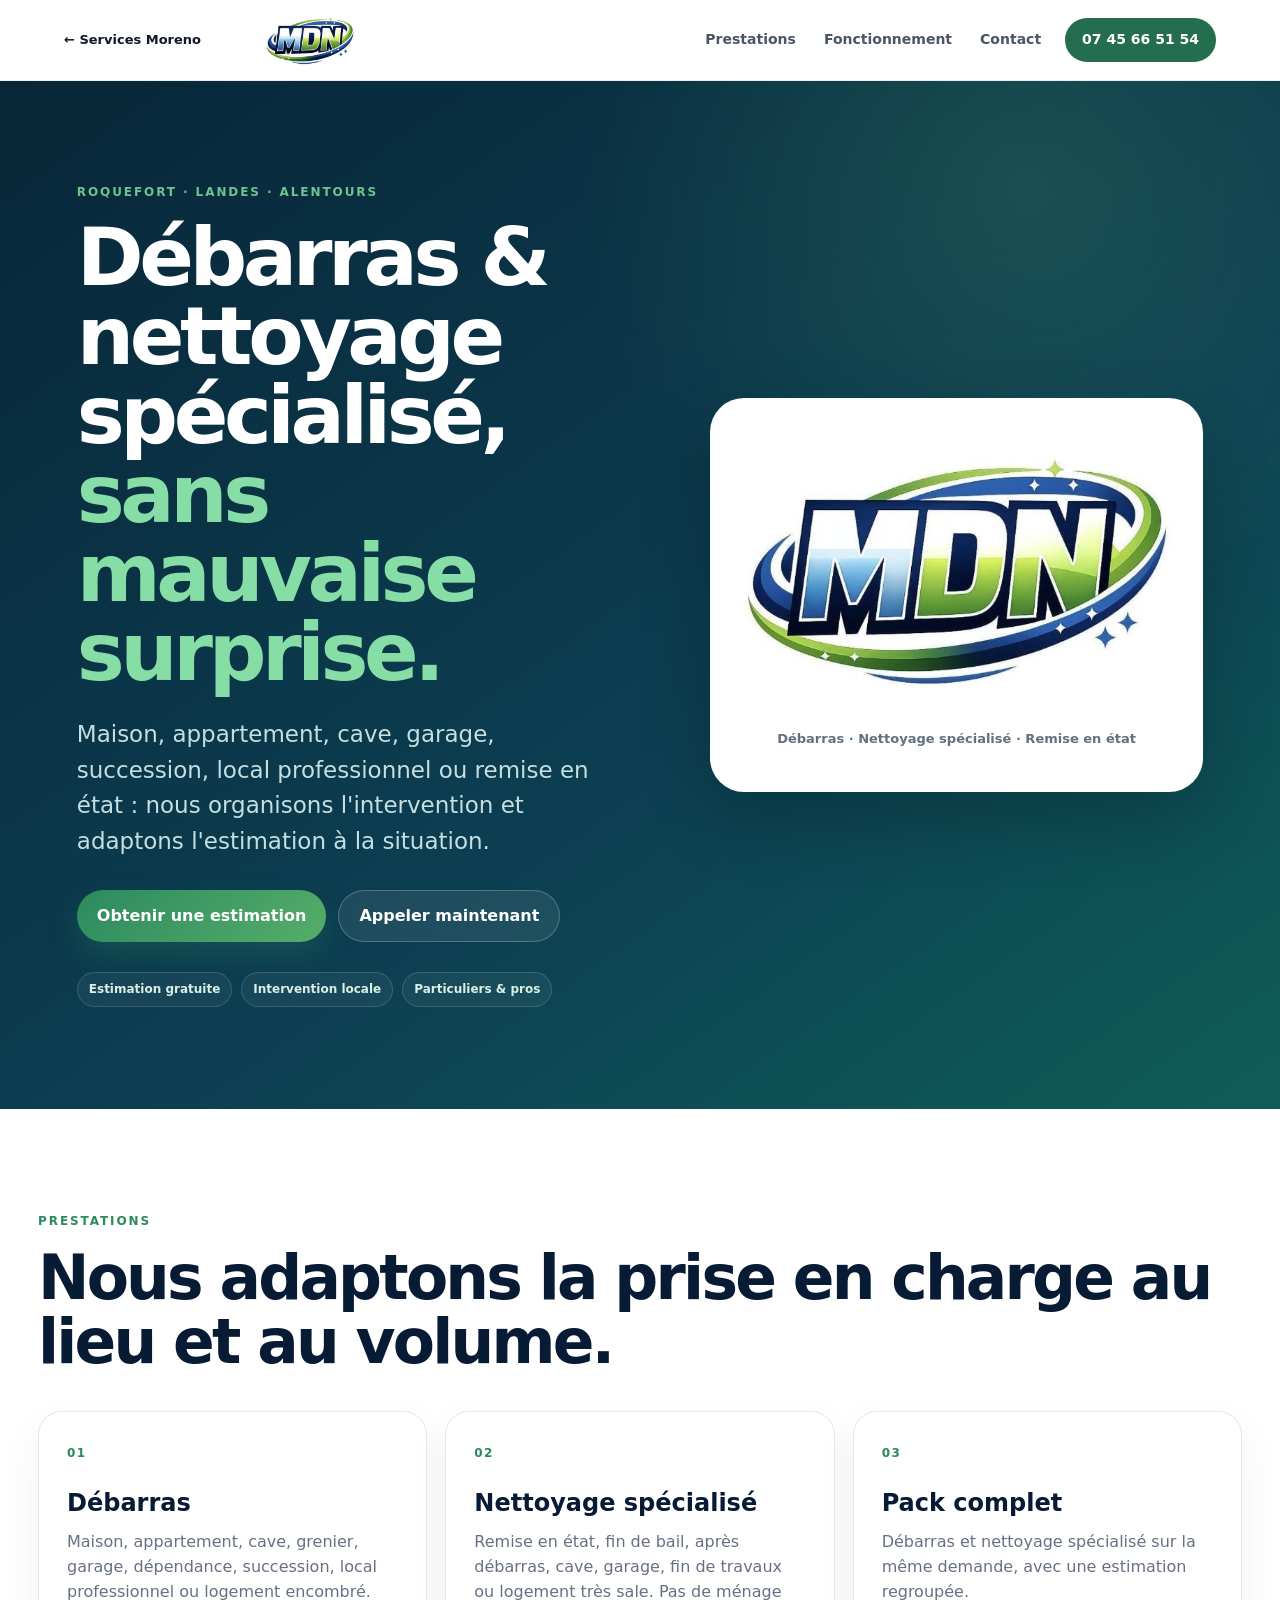
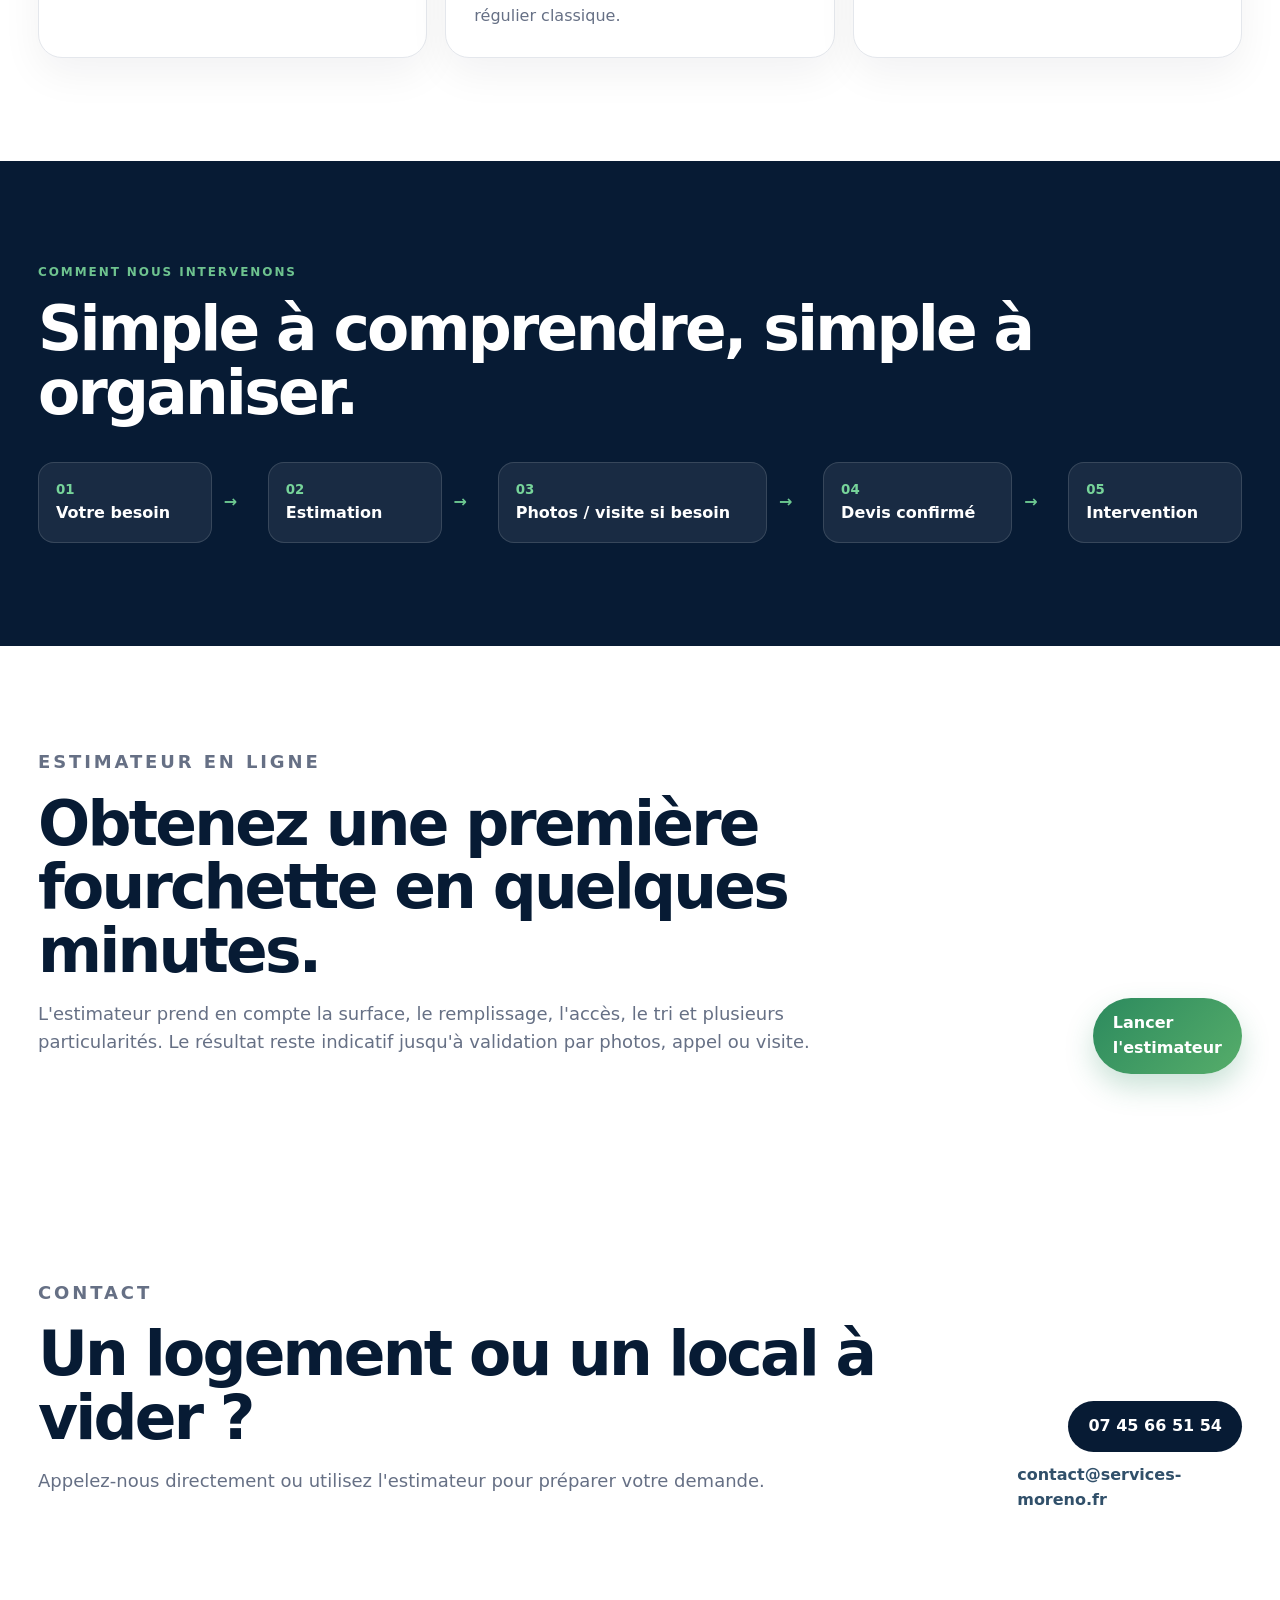
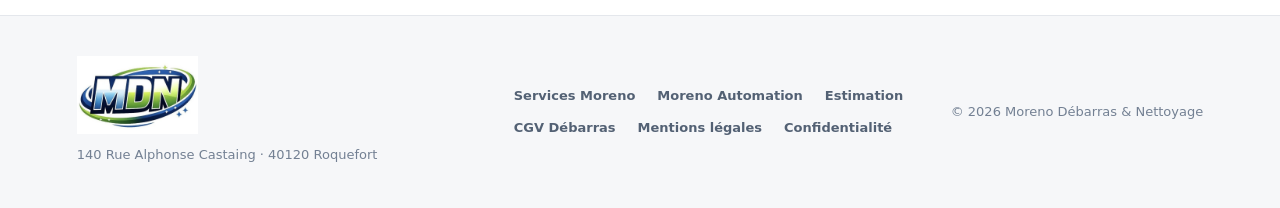
<file: debarras-nettoyage.html>
<!doctype html>
<html lang="fr">
<head>
  <meta charset="utf-8">
  <meta name="viewport" content="width=device-width, initial-scale=1">
  <title>Moreno Débarras & Nettoyage — Landes</title>
  <meta name="description" content="Débarras de maison, appartement, cave, garage, succession et nettoyage spécialisé dans les Landes. Estimation gratuite en ligne.">
  <link rel="canonical" href="https://services-moreno.fr/debarras-nettoyage.html">
  <meta property="og:title" content="Moreno Débarras & Nettoyage — Landes">
  <meta property="og:description" content="Débarras, évacuation et nettoyage spécialisé pour particuliers et professionnels.">
  <meta property="og:type" content="website">
  <meta property="og:url" content="https://services-moreno.fr/debarras-nettoyage.html">
  <meta property="og:image" content="https://services-moreno.fr/assets/logo-mdn.jpg">
  <meta name="theme-color" content="#0b3b4f">
  <link rel="icon" href="assets/favicon.png">
  <link rel="stylesheet" href="brand.css?v=20260812">
  <script type="application/ld+json">
  {
    "@context":"https://schema.org",
    "@type":"LocalBusiness",
    "name":"Moreno Débarras & Nettoyage",
    "alternateName":"MDN",
    "url":"https://services-moreno.fr/debarras-nettoyage.html",
    "telephone":"+33745665154",
    "image":"https://services-moreno.fr/assets/logo-mdn.jpg",
    "areaServed":"Landes et alentours"
  }
  </script>
</head>
<body class="field-site">
  <header class="topbar field-topbar">
    <a class="mini-parent" href="index.html">← Services Moreno</a>
    <a class="field-brand" href="#top">
      <img src="assets/logo-mdn.jpg" alt="Moreno Débarras & Nettoyage">
    </a>
    <nav class="topnav">
      <a href="#prestations">Prestations</a>
      <a href="#fonctionnement">Fonctionnement</a>
      <a href="#contact">Contact</a>
    </nav>
    <a class="nav-cta field-nav-cta" href="tel:+33745665154">07 45 66 51 54</a>
  </header>

  <main id="top">
    <section class="hero-shell field-hero">
      <div class="hero-copy">
        <p class="kicker field-green">Roquefort · Landes · Alentours</p>
        <h1>Débarras & nettoyage spécialisé, <span>sans mauvaise surprise.</span></h1>
        <p class="hero-lead">Maison, appartement, cave, garage, succession, local professionnel ou remise en état : nous organisons l'intervention et adaptons l'estimation à la situation.</p>
        <div class="hero-buttons">
          <a class="button button-field" href="estimateur-debarras.html#simulateur">Obtenir une estimation</a>
          <a class="button button-ghost" href="tel:+33745665154">Appeler maintenant</a>
        </div>
        <div class="field-proof">
          <span>Estimation gratuite</span>
          <span>Intervention locale</span>
          <span>Particuliers & pros</span>
        </div>
      </div>
      <div class="hero-visual">
        <div class="field-logo-panel">
          <img src="assets/logo-mdn.jpg" alt="Logo Moreno Débarras & Nettoyage">
          <p>Débarras · Nettoyage spécialisé · Remise en état</p>
        </div>
      </div>
    </section>

    <section class="section-shell" id="prestations">
      <p class="section-kicker field-text">Prestations</p>
      <h2>Nous adaptons la prise en charge au lieu et au volume.</h2>
      <div class="usecase-grid field-usecases">
        <article><span class="usecase-number">01</span><h3>Débarras</h3><p>Maison, appartement, cave, grenier, garage, dépendance, succession, local professionnel ou logement encombré.</p></article>
        <article><span class="usecase-number">02</span><h3>Nettoyage spécialisé</h3><p>Remise en état, fin de bail, après débarras, cave, garage, fin de travaux ou logement très sale. Pas de ménage régulier classique.</p></article>
        <article><span class="usecase-number">03</span><h3>Pack complet</h3><p>Débarras et nettoyage spécialisé sur la même demande, avec une estimation regroupée.</p></article>
      </div>
    </section>

    <section class="field-process" id="fonctionnement">
      <div class="section-shell">
        <p class="kicker field-green">Comment nous intervenons</p>
        <h2>Simple à comprendre, simple à organiser.</h2>
        <div class="workflow-line field-workflow">
          <div><small>01</small><b>Votre besoin</b></div><span>→</span>
          <div><small>02</small><b>Estimation</b></div><span>→</span>
          <div><small>03</small><b>Photos / visite si besoin</b></div><span>→</span>
          <div><small>04</small><b>Devis confirmé</b></div><span>→</span>
          <div><small>05</small><b>Intervention</b></div>
        </div>
      </div>
    </section>

    <section class="section-shell field-estimator-cta">
      <div>
        <p class="section-kicker field-text">Estimateur en ligne</p>
        <h2>Obtenez une première fourchette en quelques minutes.</h2>
        <p>L'estimateur prend en compte la surface, le remplissage, l'accès, le tri et plusieurs particularités. Le résultat reste indicatif jusqu'à validation par photos, appel ou visite.</p>
      </div>
      <a class="button button-field" href="estimateur-debarras.html#simulateur">Lancer l'estimateur</a>
    </section>

    <section class="contact-cta section-shell" id="contact">
      <div>
        <p class="section-kicker field-text">Contact</p>
        <h2>Un logement ou un local à vider ?</h2>
        <p>Appelez-nous directement ou utilisez l'estimateur pour préparer votre demande.</p>
      </div>
      <div class="stacked-actions">
        <a class="button button-dark" href="tel:+33745665154">07 45 66 51 54</a>
        <a class="text-contact" href="mailto:contact@services-moreno.fr">contact@services-moreno.fr</a>
      </div>
    </section>
  </main>

  <footer class="brand-footer field-footer">
    <div class="footer-brand field-footer-brand">
      <img src="assets/logo-mdn.jpg" alt="Moreno Débarras & Nettoyage">
      <p>140 Rue Alphonse Castaing · 40120 Roquefort</p>
    </div>
    <div class="footer-nav">
      <a href="index.html">Services Moreno</a>
      <a href="automatisation.html">Moreno Automation</a>
      <a href="estimateur-debarras.html#simulateur">Estimation</a>
      <a href="cgv.html">CGV Débarras</a>
      <a href="mentions-legales.html">Mentions légales</a>
      <a href="confidentialite.html">Confidentialité</a>
    </div>
    <p class="copyright">© 2026 Moreno Débarras & Nettoyage</p>
  </footer>
</body>
</html>
</file>
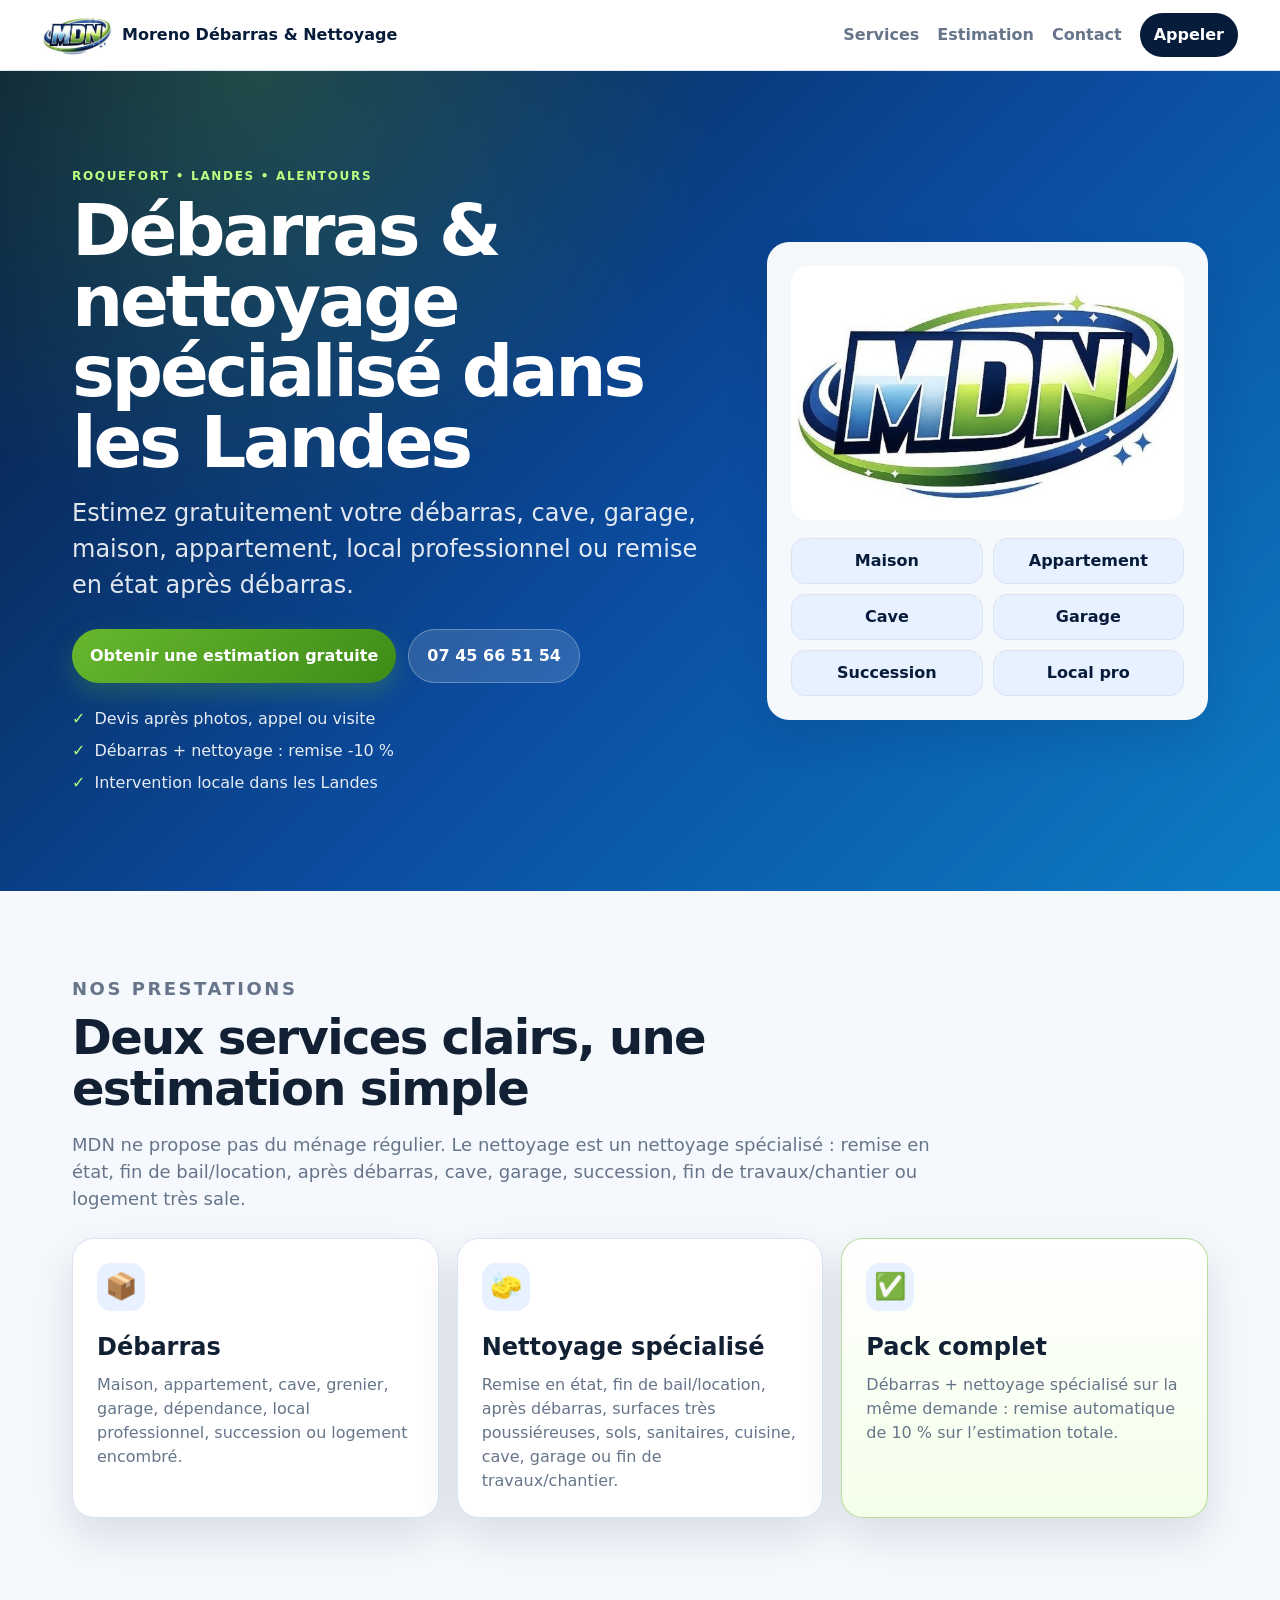
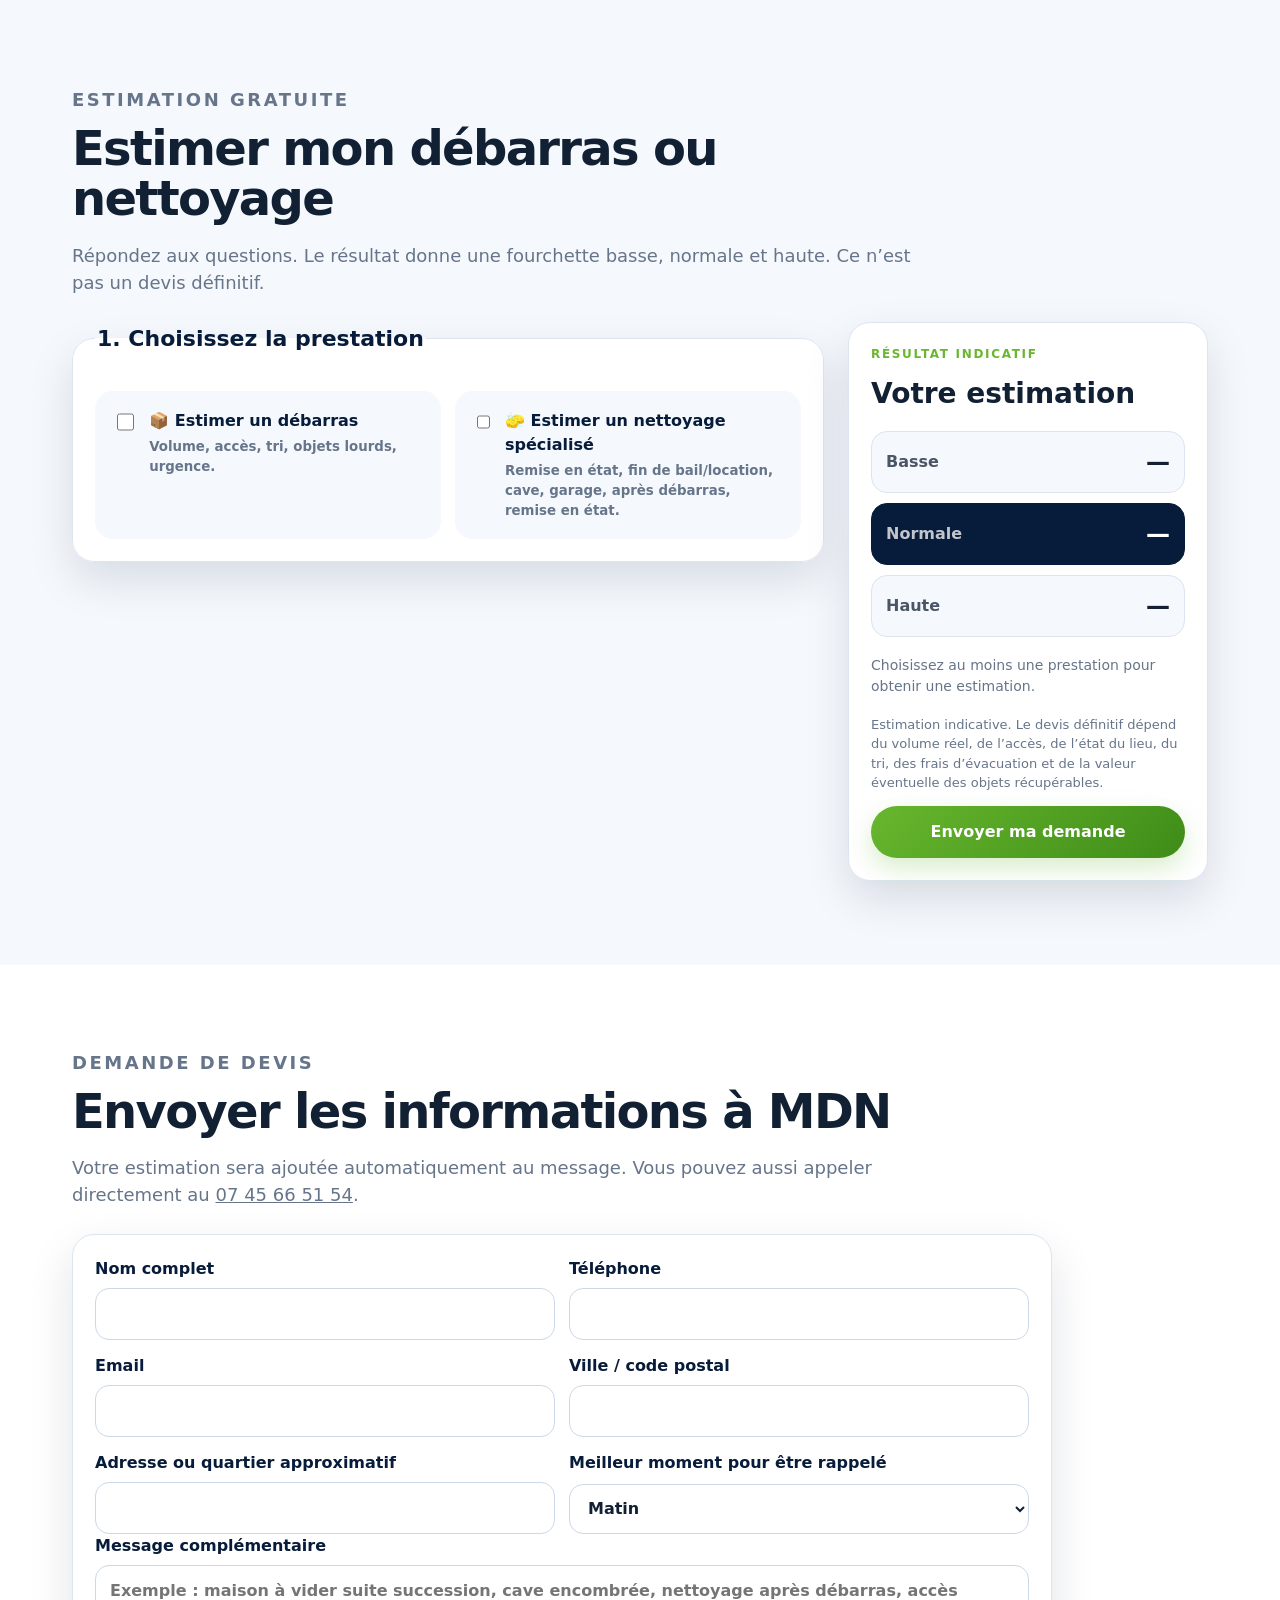
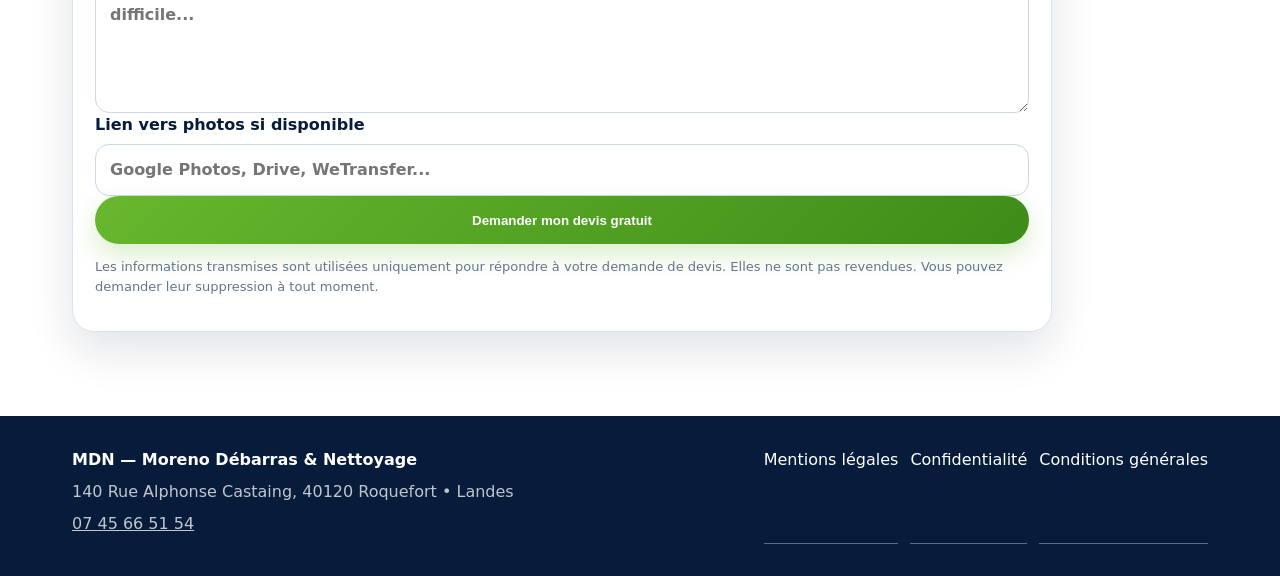
<file: estimateur-debarras.html>
<!doctype html>
<html lang="fr">
<head>
  <meta charset="utf-8" />
  <meta name="viewport" content="width=device-width, initial-scale=1" />
  <title>MDN — Débarras & nettoyage spécialisé dans les Landes</title>
  <meta name="description" content="MDN — Moreno Débarras & Nettoyage à Roquefort. Débarras maison, appartement, cave, garage, local professionnel et nettoyage spécialisé après débarras dans les Landes." />
  <link rel="canonical" href="https://services-moreno.fr/" />
  <meta property="og:title" content="MDN — Débarras & nettoyage spécialisé" />
  <meta property="og:description" content="Estimation gratuite en ligne pour débarras et nettoyage spécialisé dans les Landes." />
  <meta property="og:type" content="website" />
  <meta property="og:url" content="https://services-moreno.fr/" />
  <meta property="og:image" content="https://services-moreno.fr/assets/logo-mdn.jpg" />
  <link rel="icon" href="assets/favicon.png" />
  <link rel="stylesheet" href="style.css?v=20260710-final" />
  <script type="application/ld+json">
  {
    "@context": "https://schema.org",
    "@type": "LocalBusiness",
    "name": "Moreno Débarras & Nettoyage",
    "alternateName": "MDN",
    "image": "https://services-moreno.fr/assets/logo-mdn.jpg",
    "url": "https://services-moreno.fr/",
    "telephone": "+33745665154",
    "address": {
      "@type": "PostalAddress",
      "streetAddress": "140 Rue Alphonse Castaing",
      "postalCode": "40120",
      "addressLocality": "Roquefort",
      "addressCountry": "FR"
    },
    "areaServed": "Landes et alentours",
    "description": "Débarras et nettoyage spécialisé : maison, appartement, cave, garage, succession, local professionnel, remise en état après débarras."
  }
  </script>
</head>
<body>
  <header class="site-header" id="top">
    <a class="brand" href="#top" aria-label="Accueil MDN">
      <img src="assets/logo-mdn.jpg" alt="Logo MDN Moreno Débarras & Nettoyage" />
      <span>Moreno Débarras & Nettoyage</span>
    </a>
    <nav class="nav" aria-label="Navigation principale">
      <a href="#services">Services</a>
      <a href="#simulateur">Estimation</a>
      <a href="#contact">Contact</a>
    </nav>
    <a class="phone-pill" href="tel:+33745665154">Appeler</a>
  </header>

  <main>
    <section class="hero">
      <div class="hero-content">
        <p class="eyebrow">Roquefort • Landes • Alentours</p>
        <h1>Débarras & nettoyage spécialisé dans les Landes</h1>
        <p class="lead">Estimez gratuitement votre débarras, cave, garage, maison, appartement, local professionnel ou remise en état après débarras.</p>
        <div class="hero-actions">
          <a class="btn primary" href="#simulateur">Obtenir une estimation gratuite</a>
          <a class="btn secondary" href="tel:+33745665154">07 45 66 51 54</a>
        </div>
        <ul class="trust-list">
          <li>Devis après photos, appel ou visite</li>
          <li>Débarras + nettoyage : remise -10 %</li>
          <li>Intervention locale dans les Landes</li>
        </ul>
      </div>
      <div class="hero-card" aria-label="Carte de présentation MDN">
        <img src="assets/logo-mdn.jpg" alt="MDN" />
        <div class="mini-grid">
          <span>Maison</span><span>Appartement</span><span>Cave</span><span>Garage</span><span>Succession</span><span>Local pro</span>
        </div>
      </div>
    </section>

    <section class="section" id="services">
      <div class="section-head">
        <p class="eyebrow">Nos prestations</p>
        <h2>Deux services clairs, une estimation simple</h2>
        <p>MDN ne propose pas du ménage régulier. Le nettoyage est un nettoyage spécialisé : remise en état, fin de bail/location, après débarras, cave, garage, succession, fin de travaux/chantier ou logement très sale.</p>
      </div>
      <div class="cards three">
        <article class="service-card">
          <div class="icon">📦</div>
          <h3>Débarras</h3>
          <p>Maison, appartement, cave, grenier, garage, dépendance, local professionnel, succession ou logement encombré.</p>
        </article>
        <article class="service-card">
          <div class="icon">🧽</div>
          <h3>Nettoyage spécialisé</h3>
          <p>Remise en état, fin de bail/location, après débarras, surfaces très poussiéreuses, sols, sanitaires, cuisine, cave, garage ou fin de travaux/chantier.</p>
        </article>
        <article class="service-card highlight">
          <div class="icon">✅</div>
          <h3>Pack complet</h3>
          <p>Débarras + nettoyage spécialisé sur la même demande : remise automatique de 10 % sur l’estimation totale.</p>
        </article>
      </div>
    </section>

    <section class="section estimator-section" id="simulateur">
      <div class="section-head">
        <p class="eyebrow">Estimation gratuite</p>
        <h2>Estimer mon débarras ou nettoyage</h2>
        <p>Répondez aux questions. Le résultat donne une fourchette basse, normale et haute. Ce n’est pas un devis définitif.</p>
      </div>

      <div class="estimator-layout">
        <form class="estimator" id="estimatorForm" novalidate>
          <fieldset class="panel">
            <legend>1. Choisissez la prestation</legend>
            <div class="choice-grid">
              <label class="big-choice">
                <input type="checkbox" id="serviceDebarras" />
                <span><strong>📦 Estimer un débarras</strong><small>Volume, accès, tri, objets lourds, urgence.</small></span>
              </label>
              <label class="big-choice">
                <input type="checkbox" id="serviceNettoyage" />
                <span><strong>🧽 Estimer un nettoyage spécialisé</strong><small>Remise en état, fin de bail/location, cave, garage, après débarras, remise en état.</small></span>
              </label>
            </div>
            <p class="discount-note" id="discountNote" hidden>✅ Débarras + nettoyage spécialisé : remise groupée -10 % appliquée automatiquement.</p>
          </fieldset>

          <fieldset class="panel" id="debarrasPanel">
            <legend>2. Débarras</legend>
            <div class="form-grid">
              <label>Type de lieu
                <select id="debType">
                  <option value="maison">Maison</option>
                  <option value="appartement">Appartement</option>
                  <option value="garage">Garage / remise</option>
                  <option value="cave">Cave / grenier</option>
                  <option value="local">Local professionnel</option>
                </select>
              </label>
              <label>Surface approximative en m²
                <input id="debSurface" type="number" min="1" max="500" value="50" inputmode="decimal" />
              </label>
              <label>Niveau de remplissage
                <select id="debRemplissage">
                  <option value="faible">Peu rempli</option>
                  <option value="moyen" selected>Moyen</option>
                  <option value="fort">Très rempli</option>
                  <option value="sature">Saturé</option>
                </select>
              </label>
              <label>Étage
                <select id="debEtage">
                  <option value="rdc">Rez-de-chaussée</option>
                  <option value="1">1er étage</option>
                  <option value="2">2e étage</option>
                  <option value="3plus">3e étage ou plus</option>
                </select>
              </label>
              <label>Ascenseur
                <select id="debAscenseur">
                  <option value="non" selected>Non</option>
                  <option value="oui">Oui</option>
                </select>
              </label>
              <label>Accès camion
                <select id="debAcces">
                  <option value="facile">Facile</option>
                  <option value="moyen">Moyen</option>
                  <option value="difficile">Difficile</option>
                </select>
              </label>
              <label>Distance camion / logement
                <select id="debDistance">
                  <option value="devant">Devant ou très proche</option>
                  <option value="moins20">Moins de 20 mètres</option>
                  <option value="20_50">Entre 20 et 50 mètres</option>
                  <option value="plus50">Plus de 50 mètres</option>
                  <option value="complique">Accès compliqué / chemin / résidence</option>
                </select>
              </label>
              <label>Objets lourds
                <select id="debLourds">
                  <option value="non">Non</option>
                  <option value="quelques">Quelques-uns</option>
                  <option value="beaucoup">Beaucoup</option>
                </select>
              </label>
              <label>Tri important
                <select id="debTri">
                  <option value="non">Non</option>
                  <option value="moyen">Moyen</option>
                  <option value="important">Beaucoup de tri</option>
                </select>
              </label>
              <label>Délai souhaité
                <select id="debUrgence">
                  <option value="normal">Normal</option>
                  <option value="7j">Moins de 7 jours</option>
                  <option value="48h">Urgent, moins de 48h</option>
                </select>
              </label>
              <label>Objets récupérables / revendables ?
                <select id="debRecuperable">
                  <option value="inconnu">Je ne sais pas</option>
                  <option value="oui">Oui, peut-être</option>
                  <option value="non">Non</option>
                </select>
              </label>
            </div>

            <div class="sub-section">
              <h4>Détails utiles pour affiner le débarras</h4>
              <p>Ces éléments peuvent changer le temps de manutention, le tri ou les frais d’évacuation.</p>
              <div class="checkbox-grid">
                <label class="check-item"><input type="checkbox" name="debDechets" value="matelas" data-label="Matelas / canapé" /><span>Matelas / canapé</span></label>
                <label class="check-item"><input type="checkbox" name="debDechets" value="electromenager" data-label="Électroménager" /><span>Électroménager</span></label>
                <label class="check-item"><input type="checkbox" name="debDechets" value="gravats" data-label="Gravats" /><span>Gravats</span></label>
                <label class="check-item"><input type="checkbox" name="debDechets" value="verts" data-label="Déchets verts" /><span>Déchets verts</span></label>
                <label class="check-item"><input type="checkbox" name="debDechets" value="chimiques" data-label="Peinture / produits chimiques" /><span>Peinture / produits chimiques</span></label>
                <label class="check-item"><input type="checkbox" name="debDechets" value="sacs" data-label="Beaucoup de sacs / déchets divers" /><span>Beaucoup de sacs / déchets divers</span></label>
                <label class="check-item"><input type="checkbox" name="debDechets" value="inconnu" data-label="Je ne sais pas" /><span>Je ne sais pas</span></label>
              </div>
            </div>

            <div class="sub-section">
              <h4>Situation particulière</h4>
              <div class="checkbox-grid">
                <label class="check-item"><input type="checkbox" name="debSpecial" value="moisissures" data-label="Moisissures importantes" /><span>Moisissures importantes</span></label>
                <label class="check-item"><input type="checkbox" name="debSpecial" value="nuisibles" data-label="Présence de nuisibles" /><span>Présence de nuisibles</span></label>
                <label class="check-item"><input type="checkbox" name="debSpecial" value="insalubre" data-label="Logement très insalubre" /><span>Logement très insalubre</span></label>
                <label class="check-item"><input type="checkbox" name="debSpecial" value="diogene" data-label="Accumulation importante / suspicion Diogène" /><span>Accumulation importante / suspicion Diogène</span></label>
                <label class="check-item"><input type="checkbox" name="debSpecial" value="deces" data-label="Après décès" /><span>Après décès</span></label>
              </div>
              <p class="small-alert">Pour les cas très insalubres, suspicion Diogène, nuisibles, produits spécifiques, déchets biologiques, seringues, excréments, sang, fluides corporels ou après décès, le tarif final sera confirmé après photos, appel ou visite. MDN pourra refuser l’intervention ou orienter vers un prestataire spécialisé si le risque sanitaire est trop important.</p>
            </div>
          </fieldset>

          <fieldset class="panel" id="nettoyagePanel" hidden>
            <legend>3. Nettoyage spécialisé</legend>
            <p class="small-alert">Ce simulateur concerne la remise en état et le nettoyage spécialisé. Il ne concerne pas le ménage régulier classique.</p>
            <div class="form-grid">
              <label>Surface à nettoyer en m²
                <input id="netSurface" type="number" min="1" max="500" value="50" inputmode="decimal" />
              </label>
              <label>Type de nettoyage spécialisé
                <select id="netType">
                  <option value="remise_etat" selected>Remise en état</option>
                  <option value="apres_debarras">Remise en état après débarras</option>
                  <option value="fin_bail">Fin de bail / location</option>
                  <option value="cave_garage">Cave / garage / dépendance</option>
                  <option value="travaux">Fin de travaux / chantier</option>
                  <option value="logement_encombre">Logement encombré / stockage longue durée</option>
                  <option value="succession">Après succession</option>
                  <option value="autre">Autre à préciser</option>
                </select>
              </label>
              <label id="netAutreWrap" hidden>Précisez le type de nettoyage
                <input id="netAutre" type="text" placeholder="Exemple : terrasse, local, remise en état particulière..." />
              </label>
              <label>État du lieu
                <select id="netEtat">
                  <option value="correct">Correct</option>
                  <option value="poussiereux">Très poussiéreux</option>
                  <option value="sale">Sale</option>
                  <option value="tres_sale">Très sale</option>
                </select>
              </label>
              <label>Cuisine / sanitaires à traiter
                <select id="netCuisine">
                  <option value="non">Non</option>
                  <option value="oui">Oui</option>
                </select>
              </label>
              <label>Odeurs fortes
                <select id="netOdeurs">
                  <option value="non">Non</option>
                  <option value="oui">Oui</option>
                </select>
              </label>
              <label>Désinfection simple
                <select id="netDesinfection">
                  <option value="non">Non</option>
                  <option value="oui">Oui</option>
                </select>
              </label>
              <label>Vitres
                <select id="netVitres">
                  <option value="non">Non</option>
                  <option value="quelques">Quelques vitres</option>
                  <option value="beaucoup">Beaucoup de vitres</option>
                </select>
              </label>
              <label>Eau disponible sur place
                <select id="netEau">
                  <option value="oui">Oui</option>
                  <option value="non">Non</option>
                  <option value="inconnu">Je ne sais pas</option>
                </select>
              </label>
              <label>Électricité disponible
                <select id="netElectricite">
                  <option value="oui">Oui</option>
                  <option value="non">Non</option>
                  <option value="inconnu">Je ne sais pas</option>
                </select>
              </label>
            </div>

            <div class="sub-section">
              <h4>Situation particulière nettoyage</h4>
              <div class="checkbox-grid">
                <label class="check-item"><input type="checkbox" name="netSpecial" value="moisissures" data-label="Moisissures importantes" /><span>Moisissures importantes</span></label>
                <label class="check-item"><input type="checkbox" name="netSpecial" value="nuisibles" data-label="Présence de nuisibles" /><span>Présence de nuisibles</span></label>
                <label class="check-item"><input type="checkbox" name="netSpecial" value="insalubre" data-label="Logement très insalubre" /><span>Logement très insalubre</span></label>
                <label class="check-item"><input type="checkbox" name="netSpecial" value="diogene" data-label="Accumulation importante / suspicion Diogène" /><span>Accumulation importante / suspicion Diogène</span></label>
                <label class="check-item"><input type="checkbox" name="netSpecial" value="deces" data-label="Après décès" /><span>Après décès</span></label>
              </div>
              <p class="small-alert">Ces cas demandent des photos ou une visite avant confirmation. Le nettoyage MDN reste un nettoyage spécialisé, pas du ménage régulier. En cas de déchets biologiques, seringues, excréments, sang, fluides corporels, nuisibles importants ou après décès, MDN pourra refuser l’intervention ou orienter vers un prestataire spécialisé.</p>
            </div>
          </fieldset>
        </form>

        <aside class="result-card" aria-live="polite">
          <p class="eyebrow">Résultat indicatif</p>
          <h3>Votre estimation</h3>
          <div class="price-lines">
            <div><span>Basse</span><strong id="priceLow">—</strong></div>
            <div class="main"><span>Normale</span><strong id="priceMid">—</strong></div>
            <div><span>Haute</span><strong id="priceHigh">—</strong></div>
          </div>
          <div class="result-details" id="resultDetails"></div>
          <p class="legal-note">Estimation indicative. Le devis définitif dépend du volume réel, de l’accès, de l’état du lieu, du tri, des frais d’évacuation et de la valeur éventuelle des objets récupérables.</p>
          <a class="btn primary full" href="#contact">Envoyer ma demande</a>
        </aside>
      </div>
    </section>

    <section class="section contact-section" id="contact">
      <div class="section-head">
        <p class="eyebrow">Demande de devis</p>
        <h2>Envoyer les informations à MDN</h2>
        <p>Votre estimation sera ajoutée automatiquement au message. Vous pouvez aussi appeler directement au <a href="tel:+33745665154">07 45 66 51 54</a>.</p>
      </div>

      <form class="contact-form panel" id="contactForm" action="https://formspree.io/f/xbdvnjjd" method="POST">
        <div class="form-grid">
          <label>Nom complet
            <input type="text" name="nom" autocomplete="name" required />
          </label>
          <label>Téléphone
            <input type="tel" name="telephone" autocomplete="tel" required />
          </label>
          <label>Email
            <input type="email" name="email" autocomplete="email" />
          </label>
          <label>Ville / code postal
            <input type="text" name="ville" autocomplete="address-level2" required />
          </label>
          <label>Adresse ou quartier approximatif
            <input type="text" name="adresse_approximative" autocomplete="street-address" />
          </label>
          <label>Meilleur moment pour être rappelé
            <select name="rappel">
              <option>Matin</option>
              <option>Midi</option>
              <option>Après-midi</option>
              <option>Soir</option>
              <option>Peu importe</option>
            </select>
          </label>
        </div>
        <label>Message complémentaire
          <textarea name="message" rows="5" placeholder="Exemple : maison à vider suite succession, cave encombrée, nettoyage après débarras, accès difficile..."></textarea>
        </label>
        <label>Lien vers photos si disponible
          <input type="url" name="lien_photos" placeholder="Google Photos, Drive, WeTransfer..." />
        </label>
        <input type="hidden" name="_subject" value="Nouvelle demande de devis MDN" />
        <input type="hidden" name="estimation_resume" id="estimationResume" />
        <input type="hidden" name="details_calcul" id="detailsCalcul" />
        <button class="btn primary full" type="submit">Demander mon devis gratuit</button>
        <p class="rgpd">Les informations transmises sont utilisées uniquement pour répondre à votre demande de devis. Elles ne sont pas revendues. Vous pouvez demander leur suppression à tout moment.</p>
        <p class="form-warning" id="formWarning" hidden>Formulaire configuré avec Formspree.</p>
      </form>
    </section>
  </main>

  <footer class="footer">
    <div>
      <strong>MDN — Moreno Débarras & Nettoyage</strong>
      <p>140 Rue Alphonse Castaing, 40120 Roquefort • Landes</p>
      <p><a href="tel:+33745665154">07 45 66 51 54</a></p>
    </div>
    <div class="footer-links">
      <a href="mentions-legales.html">Mentions légales</a>
      <a href="confidentialite.html">Confidentialité</a>
      <a href="cgv.html">Conditions générales</a>
    </div>
  </footer>

  <script src="script.js?v=20260710-final"></script>
</body>
</html>
</file>
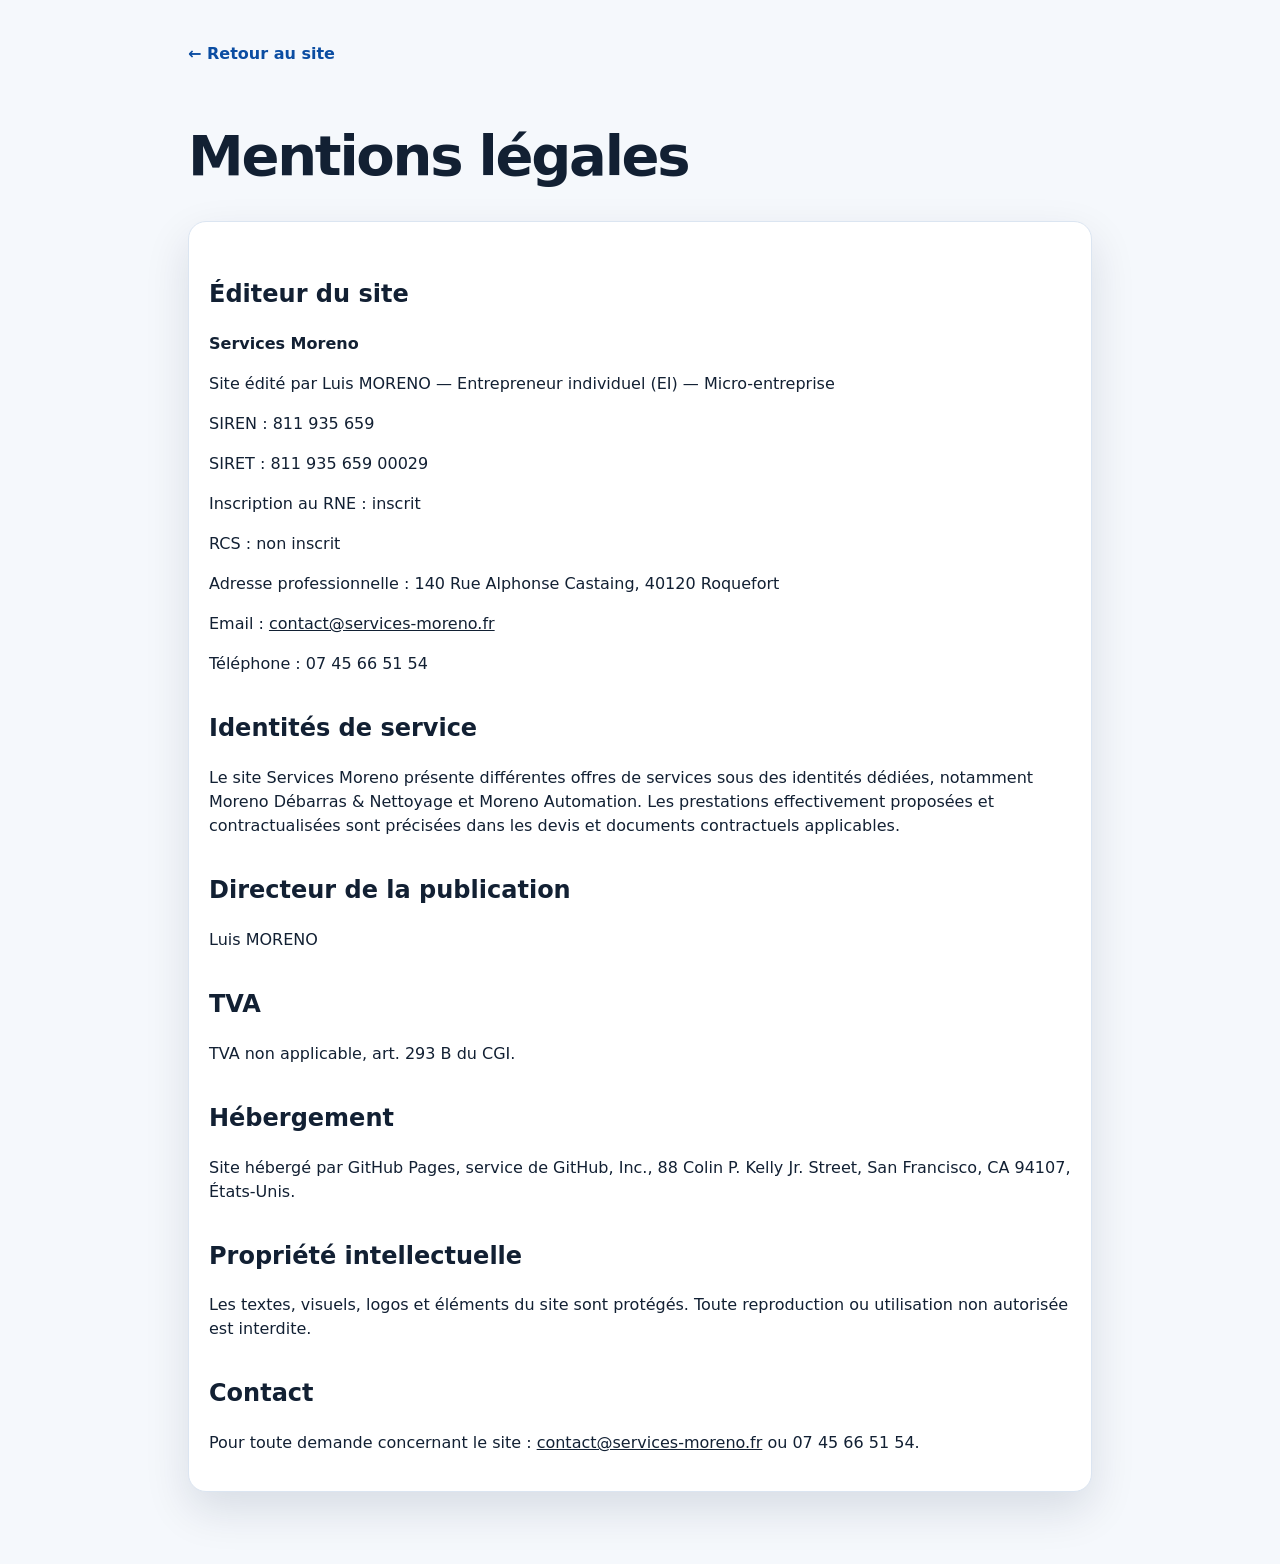
<file: mentions-legales.html>
<!doctype html>
<html lang="fr">
<head>
  <meta charset="utf-8" />
  <meta name="viewport" content="width=device-width, initial-scale=1" />
  <title>Mentions légales — Services Moreno</title>
  <meta name="description" content="Mentions légales du site Services Moreno." />
  <link rel="canonical" href="https://services-moreno.fr/mentions-legales.html" />
  <link rel="icon" href="assets/services-moreno-favicon.png" />
  <link rel="stylesheet" href="style.css?v=20260710-final" />
</head>
<body>
  <main class="legal-page">
    <a class="back-link" href="index.html">← Retour au site</a>
    <h1>Mentions légales</h1>
    <div class="legal-box">
      <h2>Éditeur du site</h2>
      <p><strong>Services Moreno</strong></p>
      <p>Site édité par Luis MORENO — Entrepreneur individuel (EI) — Micro-entreprise</p>
      <p>SIREN : 811 935 659</p>
      <p>SIRET : 811 935 659 00029</p>
      <p>Inscription au RNE : inscrit</p>
      <p>RCS : non inscrit</p>
      <p>Adresse professionnelle : 140 Rue Alphonse Castaing, 40120 Roquefort</p>
      <p>Email : <a href="mailto:contact@services-moreno.fr">contact@services-moreno.fr</a></p>
      <p>Téléphone : 07 45 66 51 54</p>

      <h2>Identités de service</h2>
      <p>Le site Services Moreno présente différentes offres de services sous des identités dédiées, notamment Moreno Débarras & Nettoyage et Moreno Automation. Les prestations effectivement proposées et contractualisées sont précisées dans les devis et documents contractuels applicables.</p>

      <h2>Directeur de la publication</h2>
      <p>Luis MORENO</p>

      <h2>TVA</h2>
      <p>TVA non applicable, art. 293 B du CGI.</p>

      <h2>Hébergement</h2>
      <p>Site hébergé par GitHub Pages, service de GitHub, Inc., 88 Colin P. Kelly Jr. Street, San Francisco, CA 94107, États-Unis.</p>

      <h2>Propriété intellectuelle</h2>
      <p>Les textes, visuels, logos et éléments du site sont protégés. Toute reproduction ou utilisation non autorisée est interdite.</p>

      <h2>Contact</h2>
      <p>Pour toute demande concernant le site : <a href="mailto:contact@services-moreno.fr">contact@services-moreno.fr</a> ou 07 45 66 51 54.</p>
    </div>
  </main>
</body>
</html>
</file>
<file: brand.css>
:root{--navy:#071b34;--navy2:#0b2a4a;--gold:#c89a3d;--blue:#1462e8;--green:#2c8a5e;--ink:#101828;--muted:#667085;--line:#e4e7ec;--soft:#f7f9fc;--white:#fff;--shadow:0 22px 60px rgba(7,27,52,.12)}*{box-sizing:border-box}html{scroll-behavior:smooth}body{margin:0;font-family:Inter,system-ui,-apple-system,BlinkMacSystemFont,"Segoe UI",sans-serif;color:var(--ink);background:#fff;line-height:1.55}img{max-width:100%}a{color:inherit}.topbar{position:sticky;top:0;z-index:50;display:grid;grid-template-columns:180px 1fr auto;align-items:center;gap:24px;padding:11px clamp(16px,5vw,72px);background:rgba(255,255,255,.95);backdrop-filter:blur(16px);border-bottom:1px solid rgba(7,27,52,.08)}.brand-lockup img{width:145px;height:62px;object-fit:contain;display:block}.topnav{display:flex;justify-content:center;gap:28px}.topnav a{text-decoration:none;font-size:14px;font-weight:750;color:#4b5565}.topnav a:hover{color:var(--navy)}.nav-cta,.button{display:inline-flex;align-items:center;justify-content:center;text-decoration:none;font-weight:850;border-radius:999px;transition:.18s ease}.nav-cta{background:var(--navy);color:#fff;padding:11px 17px;font-size:14px}.button{min-height:50px;padding:13px 20px}.button:hover,.nav-cta:hover{transform:translateY(-1px)}.button-gold{background:linear-gradient(135deg,#9f711d,var(--gold));color:#fff;box-shadow:0 12px 28px rgba(200,154,61,.22)}.button-dark{background:var(--navy);color:#fff}.button-ghost{border:1px solid rgba(7,27,52,.16);background:rgba(255,255,255,.08)}.hero-shell{max-width:1500px;margin:0 auto;padding:clamp(54px,8vw,110px) clamp(20px,6vw,86px);display:grid;grid-template-columns:1.06fr .94fr;align-items:center;gap:clamp(36px,6vw,86px)}.home-hero{min-height:680px}.hero-copy h1{font-size:clamp(46px,6.3vw,88px);line-height:.98;letter-spacing:-.055em;margin:0;color:var(--navy)}.hero-copy h1 span{color:#123d66}.hero-lead{font-size:clamp(18px,2vw,23px);color:var(--muted);max-width:760px;margin:25px 0 30px}.kicker,.section-kicker{text-transform:uppercase;letter-spacing:.16em;font-size:12px;font-weight:900;margin:0 0 16px}.gold{color:#9b752c}.hero-buttons{display:flex;flex-wrap:wrap;gap:12px;margin-bottom:30px}.hero-proof{display:flex;flex-wrap:wrap;gap:18px 28px;color:#596577;font-size:14px;font-weight:700}.hero-proof b{color:var(--gold);margin-right:7px}.logo-panel{border-radius:38px;padding:clamp(22px,3vw,42px);background:radial-gradient(circle at 50% 0,#fff,#f6f2ea 85%);border:1px solid #ece5d8;box-shadow:var(--shadow);text-align:center}.logo-panel img{display:block;width:min(100%,520px);margin:0 auto;mix-blend-mode:multiply}.logo-panel p{color:#707783;font-size:16px}.logo-panel strong{color:var(--navy)}.section-shell{width:min(1380px,calc(100% - 40px));margin:0 auto;padding:clamp(62px,8vw,106px) clamp(0px,2vw,18px)}.intro-strip{padding-bottom:28px}.section-shell h2,.dark-band h2,.workflow-band h2,.field-process h2{font-size:clamp(34px,4.8vw,62px);line-height:1.03;letter-spacing:-.045em;margin:0 0 18px;color:var(--navy)}.section-intro{max-width:820px;color:var(--muted);font-size:19px;margin:0}.service-grid{display:grid;grid-template-columns:1fr 1fr;gap:24px;padding-top:24px}.service-panel{border:1px solid var(--line);border-radius:32px;overflow:hidden;background:#fff;box-shadow:0 18px 48px rgba(7,27,52,.08)}.service-logo,.field-mark{height:285px;display:grid;place-items:center;padding:28px}.service-logo{background:linear-gradient(145deg,#061a3c,#0a2d65)}.service-logo img{width:90%;max-height:220px;object-fit:contain;background:#fff;border-radius:18px}.field-mark{background:linear-gradient(145deg,#f1f7f3,#e5f3eb)}.field-mark img{max-width:76%;max-height:220px;object-fit:contain;border-radius:18px}.service-copy{padding:32px}.service-label{font-size:12px;font-weight:850;letter-spacing:.12em;text-transform:uppercase;color:#7b8593;margin:0 0 8px}.service-copy h2{font-size:clamp(30px,3vw,42px);margin:0 0 8px}.service-tagline{font-size:18px;font-weight:800;color:#27364a!important}.service-copy p{color:var(--muted)}.feature-list{list-style:none;padding:0;margin:22px 0;display:grid;gap:9px}.feature-list li{position:relative;padding-left:25px;color:#314052;font-weight:650}.feature-list li:before{content:"✓";position:absolute;left:0;font-weight:900;color:var(--blue)}.field-card .feature-list li:before{color:var(--green)}.text-link{display:inline-flex;gap:10px;text-decoration:none;font-weight:900;margin-top:8px}.automation-link{color:#064ed7}.field-link{color:#22714d}.dark-band,.workflow-band,.field-process{background:var(--navy);color:#fff}.approach-grid{display:grid;grid-template-columns:1fr 1fr;gap:72px;align-items:center}.dark-band h2,.dark-band p,.workflow-band h2,.field-process h2{color:#fff}.dark-band p{color:#bac4d1;font-size:18px}.principles{display:grid}.principle{display:grid;grid-template-columns:56px 1fr;gap:18px;padding:22px 0;border-bottom:1px solid rgba(255,255,255,.13)}.principle span{color:#e4bd68;font-size:13px;font-weight:900}.principle b{font-size:20px}.principle p{font-size:15px;margin:5px 0 0}.contact-cta,.automation-cta,.field-estimator-cta{display:flex;justify-content:space-between;gap:32px;align-items:end}.contact-cta p,.automation-cta p,.field-estimator-cta p{color:var(--muted);font-size:18px;max-width:780px}.brand-footer{background:#f6f7f9;border-top:1px solid var(--line);padding:40px clamp(20px,6vw,82px);display:grid;grid-template-columns:minmax(220px,1fr) 1fr auto;gap:34px;align-items:center}.footer-brand img{width:170px;height:78px;object-fit:contain;object-position:left center}.footer-brand p,.copyright{color:#738093;font-size:13px;margin:3px 0}.footer-nav{display:flex;flex-wrap:wrap;gap:12px 22px}.footer-nav a{color:#536174;font-size:13px;font-weight:700;text-decoration:none}.mini-parent{text-decoration:none;font-size:13px;font-weight:800;white-space:nowrap}.automation-topbar{grid-template-columns:auto 160px 1fr;background:rgba(3,16,39,.97);border-bottom-color:rgba(255,255,255,.08)}.automation-topbar .mini-parent,.automation-topbar .topnav a{color:#b7c7de}.automation-brand img{height:58px;width:150px;object-fit:contain;background:#fff;border-radius:10px;display:block}.automation-topbar .topnav{justify-content:flex-end}.automation-hero{max-width:none;min-height:690px;background:radial-gradient(circle at 82% 20%,rgba(27,95,255,.22),transparent 28%),linear-gradient(145deg,#031126,#061e45 60%,#08285a);color:#fff}.automation-hero .hero-copy h1,.field-hero .hero-copy h1{color:#fff}.automation-hero .hero-copy h1 span{color:#72a5ff}.automation-hero .hero-lead{color:#becbe0}.electric,.electric-text{color:#72a5ff}.electric-text{color:#1462e8}.button-electric{color:#fff;background:linear-gradient(135deg,#0751dc,#2875ff);box-shadow:0 14px 30px rgba(27,95,255,.28)}.automation-hero .button-ghost,.field-hero .button-ghost{color:#fff;border-color:rgba(255,255,255,.22)}.automation-pills,.field-proof{display:flex;flex-wrap:wrap;gap:9px}.automation-pills span,.field-proof span{border:1px solid rgba(255,255,255,.14);background:rgba(255,255,255,.05);border-radius:999px;padding:7px 11px;font-size:12px;font-weight:800}.automation-logo-panel{padding:30px;border:1px solid rgba(255,255,255,.12);border-radius:36px;background:rgba(255,255,255,.06);box-shadow:0 28px 70px rgba(0,0,0,.22)}.automation-logo-panel>img{width:100%;border-radius:22px;display:block}.flow-preview{display:grid;grid-template-columns:1fr auto 1fr auto 1fr;gap:8px;align-items:center;margin-top:18px;color:#b9cbe6}.flow-preview span{text-align:center;border:1px solid rgba(255,255,255,.12);border-radius:12px;padding:8px;font-size:11px;font-weight:800}.flow-preview i,.flow-preview b{color:#4f8cff;font-style:normal}.flow-preview b{grid-column:1/-1;text-align:center}.usecase-grid{display:grid;grid-template-columns:repeat(3,1fr);gap:18px;margin-top:38px}.usecase-grid article{border:1px solid var(--line);border-radius:24px;padding:28px;background:#fff;box-shadow:0 16px 42px rgba(4,18,37,.055)}.usecase-number{font-weight:900;font-size:12px;letter-spacing:.12em;color:#1b67ef}.usecase-grid h3{font-size:24px;margin:20px 0 8px;color:var(--navy)}.usecase-grid p{color:var(--muted);margin:0}.workflow-line{display:grid;grid-template-columns:repeat(9,auto);gap:12px;align-items:center;margin-top:38px;overflow-x:auto}.workflow-line>div{min-width:155px;padding:17px;border-radius:16px;background:rgba(255,255,255,.075);border:1px solid rgba(255,255,255,.13)}.workflow-line small{display:block;color:#73a7ff;font-weight:900}.workflow-line>span{color:#5794ff;font-weight:900}.workflow-note{color:#9fb0c7;font-size:13px}.method-section{display:grid;grid-template-columns:.85fr 1.15fr;gap:68px}.method-intro p:last-child{color:var(--muted);font-size:18px}.method-steps{list-style:none;padding:0;margin:0}.method-steps li{display:grid;grid-template-columns:60px 1fr;gap:18px;padding:22px 0;border-bottom:1px solid var(--line)}.method-steps>li>span{color:#1462e8;font-weight:900}.method-steps h3{margin:0;font-size:20px}.method-steps p{margin:6px 0 0;color:var(--muted)}.control-section{background:#f3f7ff}.control-grid{display:grid;grid-template-columns:1fr 1fr;gap:50px;align-items:center}.control-card{background:#fff;border-radius:26px;border:1px solid #dfe9f8;padding:28px;box-shadow:0 18px 42px rgba(10,45,100,.07)}.control-card p{color:#506078}.faq-grid{display:grid;gap:12px;max-width:900px}.faq details{border:1px solid var(--line);border-radius:18px;padding:18px 20px;background:#fff}.faq summary{cursor:pointer;font-weight:850;color:var(--navy)}.faq details p{color:var(--muted)}.automation-cta{background:linear-gradient(135deg,#eef4ff,#f8fbff);border:1px solid #dbe7fb;border-radius:34px;margin-bottom:90px;padding-left:38px;padding-right:38px}.automation-footer{background:#06162f;border-color:#132b4d}.automation-footer .footer-nav a,.automation-footer .copyright,.automation-footer .footer-brand p{color:#9caec8}.automation-footer-brand img{background:#fff;border-radius:8px;padding:3px 6px}.field-green{color:#6ec38f}.field-text{color:#2c8a5e}.field-topbar{grid-template-columns:auto 190px 1fr auto}.field-brand img{height:58px;width:170px;object-fit:contain;border-radius:8px;display:block}.field-topbar .topnav{justify-content:flex-end}.field-nav-cta{background:#246d4e}.field-hero{max-width:none;min-height:660px;background:radial-gradient(circle at 80% 10%,rgba(76,161,111,.22),transparent 32%),linear-gradient(145deg,#082638,#0c3f52 60%,#0f5d58);color:#fff}.field-hero .hero-copy h1 span{color:#86dda6}.field-hero .hero-lead{color:#c5dfe1}.button-field{background:linear-gradient(135deg,#2c8a5e,#56ad6a);color:#fff;box-shadow:0 13px 28px rgba(44,138,94,.25)}.field-proof span{color:#d9f0e3}.field-logo-panel{background:#fff;border-radius:34px;padding:30px;box-shadow:0 28px 70px rgba(0,0,0,.2);text-align:center}.field-logo-panel img{max-height:340px;object-fit:contain;border-radius:18px}.field-logo-panel p{color:#607181;font-size:13px;font-weight:800}.field-usecases .usecase-number{color:#2c8a5e}.field-workflow small{color:#77d49a}.field-workflow>span{color:#6dc991}.stacked-actions{display:grid;gap:11px;justify-items:end}.text-contact{color:#31506a;font-weight:800;text-decoration:none}@media(max-width:980px){.topbar{grid-template-columns:1fr auto}.topnav{display:none}.hero-shell{grid-template-columns:1fr}.service-grid,.approach-grid,.method-section,.control-grid{grid-template-columns:1fr}.brand-footer{grid-template-columns:1fr}.automation-topbar,.field-topbar{grid-template-columns:auto 1fr}.automation-brand,.field-brand{justify-self:end}.field-topbar .nav-cta{display:none}.contact-cta,.automation-cta,.field-estimator-cta{align-items:flex-start;flex-direction:column}.stacked-actions{justify-items:start}}@media(max-width:720px){.topbar{padding:9px 14px}.nav-cta{display:none}.mini-parent{font-size:11px}.automation-brand img,.field-brand img{height:46px;width:135px}.hero-shell{padding:54px 20px;gap:34px}.hero-copy h1{font-size:clamp(42px,13vw,62px)}.section-shell{width:min(100% - 30px,1380px);padding-top:66px;padding-bottom:66px}.service-grid{padding-top:20px}.service-logo,.field-mark{height:225px}.service-copy{padding:24px}.usecase-grid{grid-template-columns:1fr}.workflow-line{grid-template-columns:1fr}.workflow-line>div{min-width:0}.workflow-line>span{text-align:center;transform:rotate(90deg)}.automation-cta{margin-left:15px;margin-right:15px;width:auto;padding:28px 22px}}
</file>
<file: automation.css>
/* Moreno Automation V4 additions */
.example-grid{display:grid;grid-template-columns:repeat(2,1fr);gap:18px;margin-top:38px}
.example-grid article{border:1px solid #dfe7f3;border-radius:24px;padding:28px;background:linear-gradient(145deg,#fff,#f8fbff);box-shadow:0 16px 42px rgba(4,18,37,.055)}
.example-grid article>span{display:inline-block;color:#1462e8;text-transform:uppercase;letter-spacing:.12em;font-size:11px;font-weight:900;margin-bottom:12px}
.example-grid h3{font-size:22px;line-height:1.25;margin:0 0 10px;color:#071b34}
.example-grid p{color:#667085;margin:0}
.solution-grid{display:grid;grid-template-columns:repeat(4,1fr);gap:18px;margin-top:38px}
.solution-grid article{border:1px solid #dfe7f3;border-radius:24px;padding:28px;background:linear-gradient(145deg,#fff,#f8fbff);box-shadow:0 16px 42px rgba(4,18,37,.055)}
.solution-grid h3{font-size:23px;line-height:1.2;margin:20px 0 9px;color:#071b34}
.solution-grid p{color:#667085;margin:0}
.decision-band .section-shell{padding-top:80px;padding-bottom:80px}
.decision-flow{max-width:1080px;margin:38px auto 0;display:grid;justify-items:center;gap:14px}
.decision-step{width:min(100%,620px);padding:22px 26px;border-radius:20px;background:rgba(255,255,255,.075);border:1px solid rgba(255,255,255,.13);text-align:center}
.decision-step small{display:block;color:#73a7ff;font-weight:900;margin-bottom:4px}
.decision-step b{display:block;color:#fff;font-size:20px}
.decision-step p{color:#aebed4;margin:7px 0 0;font-size:14px}
.decision-arrow{color:#5794ff;font-size:24px;font-weight:900;line-height:1}
.decision-options{width:100%;display:grid;grid-template-columns:repeat(4,1fr);gap:14px}
.decision-options>div{padding:22px;border-radius:18px;background:rgba(255,255,255,.075);border:1px solid rgba(255,255,255,.13)}
.decision-options b{display:block;color:#fff;font-size:16px;line-height:1.25}
.decision-options p{color:#aebed4;font-size:13px;margin:8px 0 0}
.diagnostic-section{display:grid;grid-template-columns:.8fr 1.2fr;gap:48px;align-items:start}
.diagnostic-heading p{color:#667085;font-size:18px}
.diagnostic-form{border:1px solid #dbe7fb;border-radius:28px;padding:30px;background:linear-gradient(145deg,#f8fbff,#eef4ff);box-shadow:0 18px 46px rgba(10,45,100,.08)}
.diagnostic-grid{display:grid;grid-template-columns:1fr 1fr;gap:16px}
.diagnostic-form label{display:grid;gap:7px;color:#27364a;font-size:13px;font-weight:800;margin-bottom:16px}
.diagnostic-form input,.diagnostic-form select,.diagnostic-form textarea{width:100%;border:1px solid #cad8ee;border-radius:13px;background:#fff;color:#101828;padding:12px 13px;font:inherit;outline:none}
.diagnostic-form textarea{resize:vertical}
.diagnostic-form input:focus,.diagnostic-form select:focus,.diagnostic-form textarea:focus{border-color:#1462e8;box-shadow:0 0 0 3px rgba(20,98,232,.10)}
.diagnostic-submit{border:0;cursor:pointer}
.diagnostic-note{color:#667085;font-size:12px;margin:14px 0 0}
.diagnostic-note a{color:#0b55d8;font-weight:800}
@media(max-width:1180px){.solution-grid,.decision-options{grid-template-columns:repeat(2,1fr)}}
@media(max-width:980px){.diagnostic-section{grid-template-columns:1fr}.example-grid{grid-template-columns:1fr}}
@media(max-width:720px){.diagnostic-form{padding:22px}.diagnostic-grid,.solution-grid,.decision-options{grid-template-columns:1fr}.decision-step,.decision-options>div{text-align:left}.decision-step{width:100%}}
</file>
<file: style.css>
:root {
  --blue-dark: #071b3a;
  --blue: #0b4da2;
  --blue-soft: #e8f1ff;
  --green: #68b72e;
  --green-dark: #3e8c18;
  --ink: #122033;
  --muted: #66758a;
  --line: #dbe5f1;
  --bg: #f5f8fc;
  --white: #ffffff;
  --shadow: 0 18px 45px rgba(7, 27, 58, .12);
  --radius: 22px;
}
* { box-sizing: border-box; }
html { scroll-behavior: smooth; }
body {
  margin: 0;
  font-family: Inter, system-ui, -apple-system, BlinkMacSystemFont, "Segoe UI", sans-serif;
  color: var(--ink);
  background: var(--bg);
  line-height: 1.5;
}
a { color: inherit; }
.site-header {
  position: sticky;
  top: 0;
  z-index: 10;
  display: flex;
  align-items: center;
  gap: 18px;
  padding: 12px clamp(16px, 4vw, 42px);
  background: rgba(255,255,255,.92);
  backdrop-filter: blur(14px);
  border-bottom: 1px solid var(--line);
}
.brand {
  display: flex;
  align-items: center;
  gap: 10px;
  text-decoration: none;
  font-weight: 800;
  color: var(--blue-dark);
  min-width: 0;
}
.brand img { width: 70px; height: 46px; object-fit: contain; border-radius: 8px; background: white; }
.brand span { white-space: nowrap; overflow: hidden; text-overflow: ellipsis; }
.nav { margin-left: auto; display: flex; gap: 18px; font-weight: 700; color: var(--muted); }
.nav a { text-decoration: none; }
.nav a:hover { color: var(--blue); }
.phone-pill {
  text-decoration: none;
  background: var(--blue-dark);
  color: white;
  padding: 10px 14px;
  border-radius: 999px;
  font-weight: 800;
}
.hero {
  display: grid;
  grid-template-columns: minmax(0, 1.2fr) minmax(280px, .8fr);
  gap: 34px;
  align-items: center;
  padding: clamp(40px, 8vw, 96px) clamp(18px, 6vw, 72px);
  background:
    radial-gradient(circle at 20% 0%, rgba(104,183,46,.25), transparent 35%),
    linear-gradient(135deg, #071b3a 0%, #0b4da2 55%, #0c7dc4 100%);
  color: white;
}
.hero h1 {
  font-size: clamp(34px, 6vw, 72px);
  line-height: .98;
  margin: 0 0 18px;
  letter-spacing: -0.045em;
}
.lead { font-size: clamp(18px, 2vw, 24px); color: rgba(255,255,255,.88); max-width: 760px; margin: 0 0 26px; }
.eyebrow { margin: 0 0 10px; text-transform: uppercase; letter-spacing: .14em; font-weight: 900; font-size: 12px; color: var(--green); }
.hero .eyebrow { color: #b8ff82; }
.hero-actions, .footer-links { display: flex; gap: 12px; flex-wrap: wrap; }
.btn {
  display: inline-flex;
  align-items: center;
  justify-content: center;
  border: 0;
  border-radius: 999px;
  padding: 14px 18px;
  min-height: 48px;
  font-weight: 900;
  text-decoration: none;
  cursor: pointer;
  transition: transform .15s ease, box-shadow .15s ease, background .15s ease;
}
.btn:hover { transform: translateY(-1px); }
.btn.primary { background: linear-gradient(135deg, var(--green), var(--green-dark)); color: white; box-shadow: 0 10px 24px rgba(104,183,46,.25); }
.btn.secondary { background: rgba(255,255,255,.14); color: white; border: 1px solid rgba(255,255,255,.28); }
.btn.full { width: 100%; }
.trust-list { list-style: none; padding: 0; display: grid; gap: 8px; margin: 24px 0 0; color: rgba(255,255,255,.9); }
.trust-list li::before { content: "✓"; color: #b8ff82; font-weight: 900; margin-right: 9px; }
.hero-card {
  background: rgba(255,255,255,.96);
  border-radius: var(--radius);
  padding: 24px;
  box-shadow: var(--shadow);
  color: var(--ink);
}
.hero-card img { width: 100%; border-radius: 16px; display: block; background: white; }
.mini-grid { display: grid; grid-template-columns: repeat(2, 1fr); gap: 10px; margin-top: 18px; }
.mini-grid span { background: var(--blue-soft); border: 1px solid var(--line); padding: 10px; border-radius: 14px; font-weight: 800; color: var(--blue-dark); text-align: center; }
.section { padding: clamp(42px, 7vw, 84px) clamp(18px, 6vw, 72px); }
.section-head { max-width: 860px; margin-bottom: 26px; }
.section h2 { font-size: clamp(28px, 4vw, 48px); line-height: 1.05; letter-spacing: -0.035em; margin: 0 0 14px; }
.section-head p { color: var(--muted); font-size: 18px; }
.cards { display: grid; gap: 18px; }
.cards.three { grid-template-columns: repeat(3, 1fr); }
.service-card, .panel, .result-card {
  background: var(--white);
  border: 1px solid var(--line);
  border-radius: var(--radius);
  box-shadow: var(--shadow);
}
.service-card { padding: 24px; }
.service-card.highlight { border-color: rgba(104,183,46,.45); background: linear-gradient(180deg, white, #f4ffe9); }
.icon { width: 48px; height: 48px; display: grid; place-items: center; background: var(--blue-soft); border-radius: 14px; font-size: 26px; }
.service-card h3 { font-size: 24px; margin: 18px 0 8px; }
.service-card p { color: var(--muted); margin: 0; }
.estimator-layout { display: grid; grid-template-columns: minmax(0, 1fr) 360px; gap: 24px; align-items: start; }
.estimator { display: grid; gap: 18px; }
.panel { padding: 22px; }
fieldset { border: 0; margin: 0; min-inline-size: auto; }
legend { font-size: 22px; font-weight: 900; margin-bottom: 14px; color: var(--blue-dark); }
.choice-grid { display: grid; grid-template-columns: repeat(2, 1fr); gap: 14px; }
.big-choice {
  display: flex;
  gap: 12px;
  align-items: flex-start;
  padding: 16px;
  border-radius: 18px;
  background: var(--bg);
  border: 2px solid transparent;
  cursor: pointer;
}
.big-choice:has(input:checked) { border-color: var(--green); background: #f6ffef; }
.big-choice input { width: 20px; height: 20px; margin-top: 3px; accent-color: var(--green); }
.big-choice strong { display: block; }
.big-choice small { display: block; color: var(--muted); margin-top: 4px; }
.discount-note, .small-alert {
  margin: 14px 0 0;
  padding: 12px 14px;
  border-radius: 14px;
  background: #f0ffe6;
  color: var(--green-dark);
  font-weight: 800;
}
.small-alert { background: var(--blue-soft); color: var(--blue-dark); font-weight: 700; }
.form-grid { display: grid; grid-template-columns: repeat(2, minmax(0, 1fr)); gap: 14px; }
label { display: grid; gap: 7px; font-weight: 800; color: var(--blue-dark); }
input, select, textarea {
  width: 100%;
  border: 1px solid #cbd8e8;
  border-radius: 14px;
  padding: 13px 14px;
  font: inherit;
  background: white;
  color: var(--ink);
  outline: none;
}
input:focus, select:focus, textarea:focus { border-color: var(--blue); box-shadow: 0 0 0 4px rgba(11,77,162,.1); }

.sub-section {
  margin-top: 18px;
  padding-top: 16px;
  border-top: 1px solid var(--line);
}
.sub-section h4 {
  margin: 0 0 6px;
  font-size: 18px;
  color: var(--blue-dark);
}
.sub-section p {
  margin: 0 0 12px;
  color: var(--muted);
}
.checkbox-grid {
  display: grid;
  grid-template-columns: repeat(2, minmax(0, 1fr));
  gap: 10px;
}
.checkbox-grid label, .checkbox-grid .check-item {
  display: flex;
  align-items: flex-start;
  justify-content: flex-start;
  gap: 10px;
  padding: 12px;
  border: 1px solid var(--line);
  border-radius: 14px;
  background: var(--bg);
  color: var(--ink);
  font-weight: 700;
}
.checkbox-grid .check-item span {
  flex: 1;
  min-width: 0;
  line-height: 1.35;
}
.checkbox-grid input {
  width: 18px;
  height: 18px;
  margin: 2px 0 0;
  flex: 0 0 18px;
  accent-color: var(--green);
}
.checkbox-grid .check-item:has(input:checked) {
  border-color: rgba(104,183,46,.55);
  background: #f6ffef;
}
.result-card {
  position: sticky;
  top: 92px;
  padding: 22px;
}
.result-card h3 { margin: 0 0 16px; font-size: 28px; }
.price-lines { display: grid; gap: 10px; }
.price-lines div { display: flex; align-items: center; justify-content: space-between; padding: 12px 14px; border: 1px solid var(--line); border-radius: 16px; background: var(--bg); }
.price-lines div.main { background: var(--blue-dark); color: white; border-color: var(--blue-dark); }
.price-lines span { color: inherit; opacity: .75; font-weight: 800; }
.price-lines strong { font-size: 24px; }
.result-details { margin: 18px 0; color: var(--muted); font-size: 14px; display: grid; gap: 8px; }
.result-details p { margin: 0; }
.legal-note, .rgpd { color: var(--muted); font-size: 13px; }
.contact-section { background: white; }
.contact-form { max-width: 980px; }
.contact-form textarea, .contact-form label:has(textarea), .contact-form label:has(input[type=url]) { grid-column: 1 / -1; }
.form-warning { color: #a15a00; background: #fff4df; padding: 10px 12px; border-radius: 12px; font-weight: 800; }
.footer {
  display: flex;
  justify-content: space-between;
  gap: 20px;
  flex-wrap: wrap;
  padding: 32px clamp(18px, 6vw, 72px);
  background: var(--blue-dark);
  color: white;
}
.footer p { color: rgba(255,255,255,.75); margin: 8px 0; }
.footer-links a { color: white; text-decoration: none; border-bottom: 1px solid rgba(255,255,255,.35); }
.legal-page { max-width: 940px; margin: 0 auto; padding: 42px 18px 72px; }
.legal-page h1 { font-size: clamp(32px, 5vw, 56px); line-height: 1; letter-spacing: -.04em; }
.legal-page h2 { margin-top: 34px; }
.legal-box { background: white; border: 1px solid var(--line); border-radius: 18px; padding: 20px; box-shadow: var(--shadow); }
.back-link { display: inline-block; margin-bottom: 24px; font-weight: 900; color: var(--blue); text-decoration: none; }
@media (max-width: 900px) {
  .nav { display: none; }
  .hero { grid-template-columns: 1fr; }
  .cards.three, .estimator-layout, .choice-grid, .form-grid, .checkbox-grid { grid-template-columns: 1fr; }
  .result-card { position: static; }
  .brand span { max-width: 180px; }
}
@media (max-width: 520px) {
  .site-header {
    gap: 8px;
    padding: 10px 12px;
  }
  .brand {
    flex: 1 1 auto;
    min-width: 0;
  }
  .brand img { width: 54px; height: 36px; }
  .brand span {
    font-size: 13px;
    max-width: none;
    white-space: normal;
    overflow: visible;
    text-overflow: clip;
    line-height: 1.05;
    display: -webkit-box;
    -webkit-line-clamp: 2;
    -webkit-box-orient: vertical;
  }
  .phone-pill {
    padding: 8px 12px;
    font-size: 14px;
    flex-shrink: 0;
    white-space: nowrap;
  }
  .hero-card { display: none; }
  .hero-actions .btn { width: 100%; }
}
</file>
